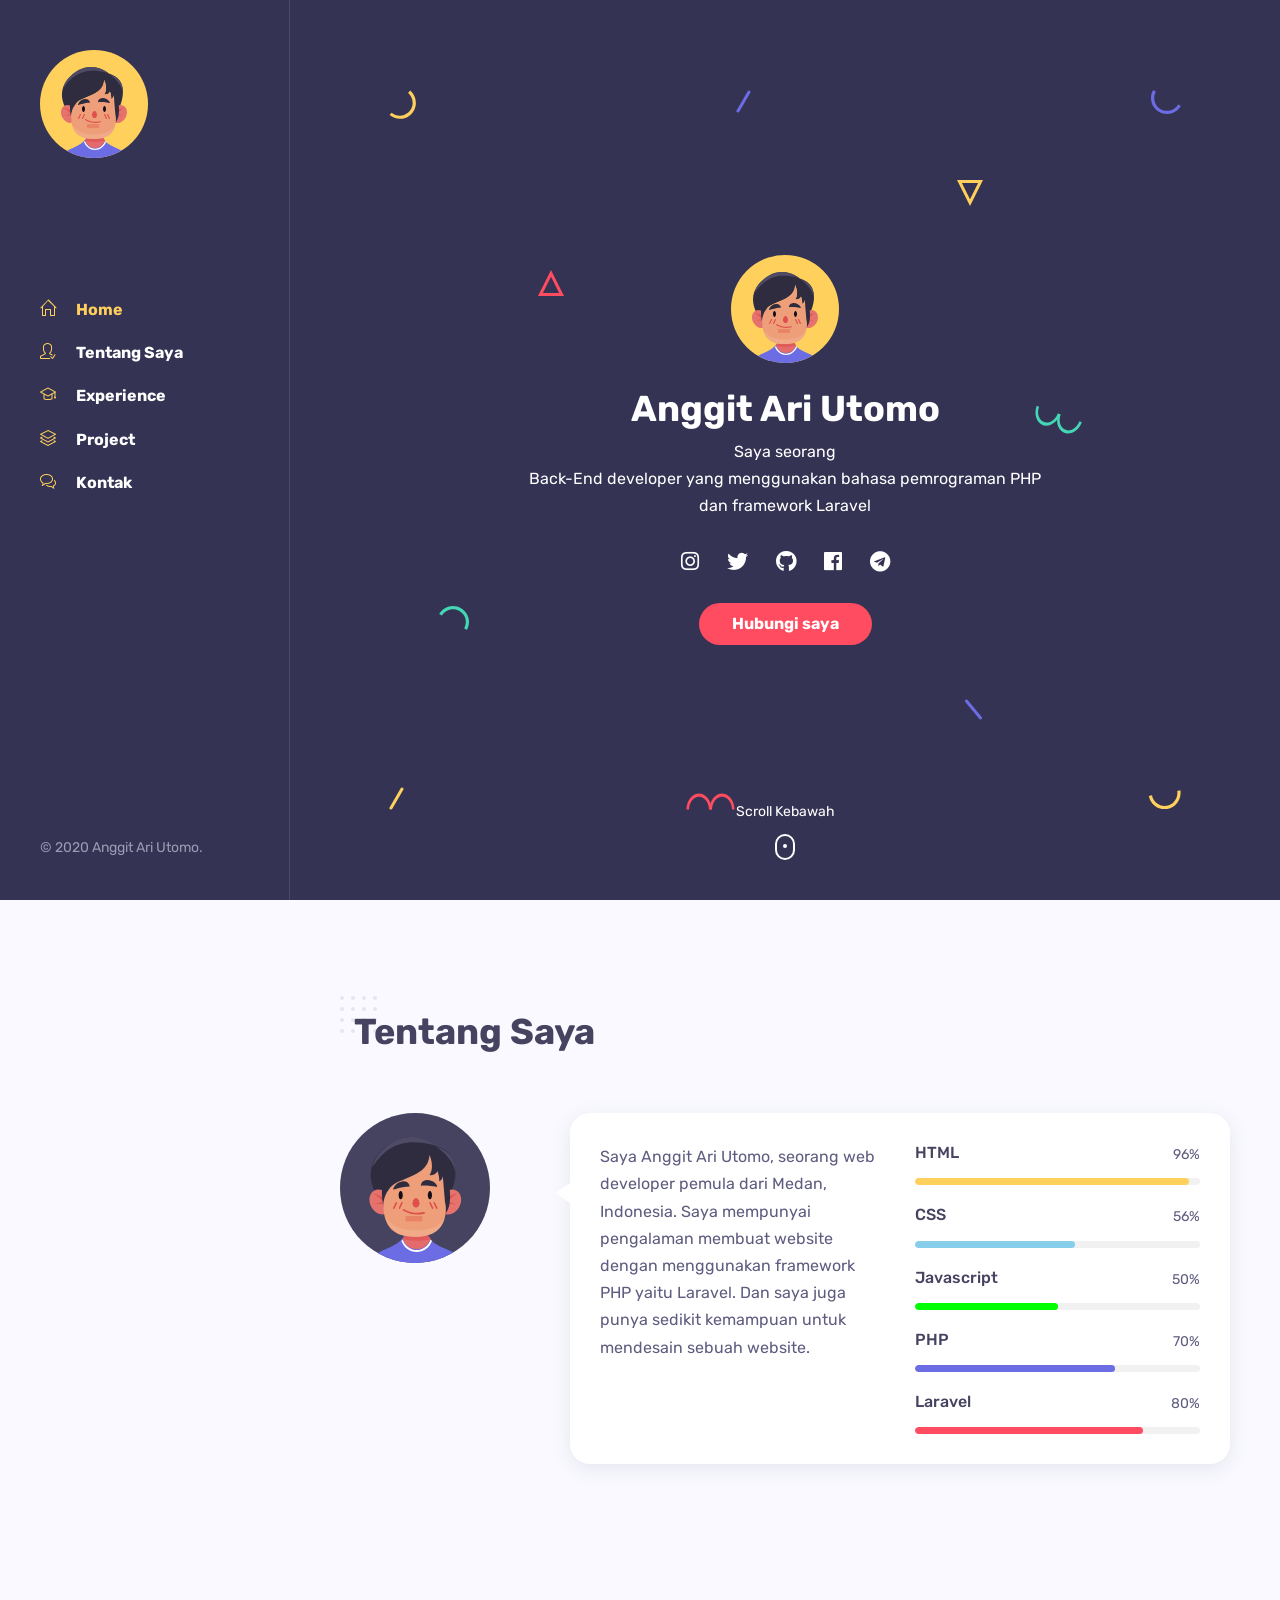
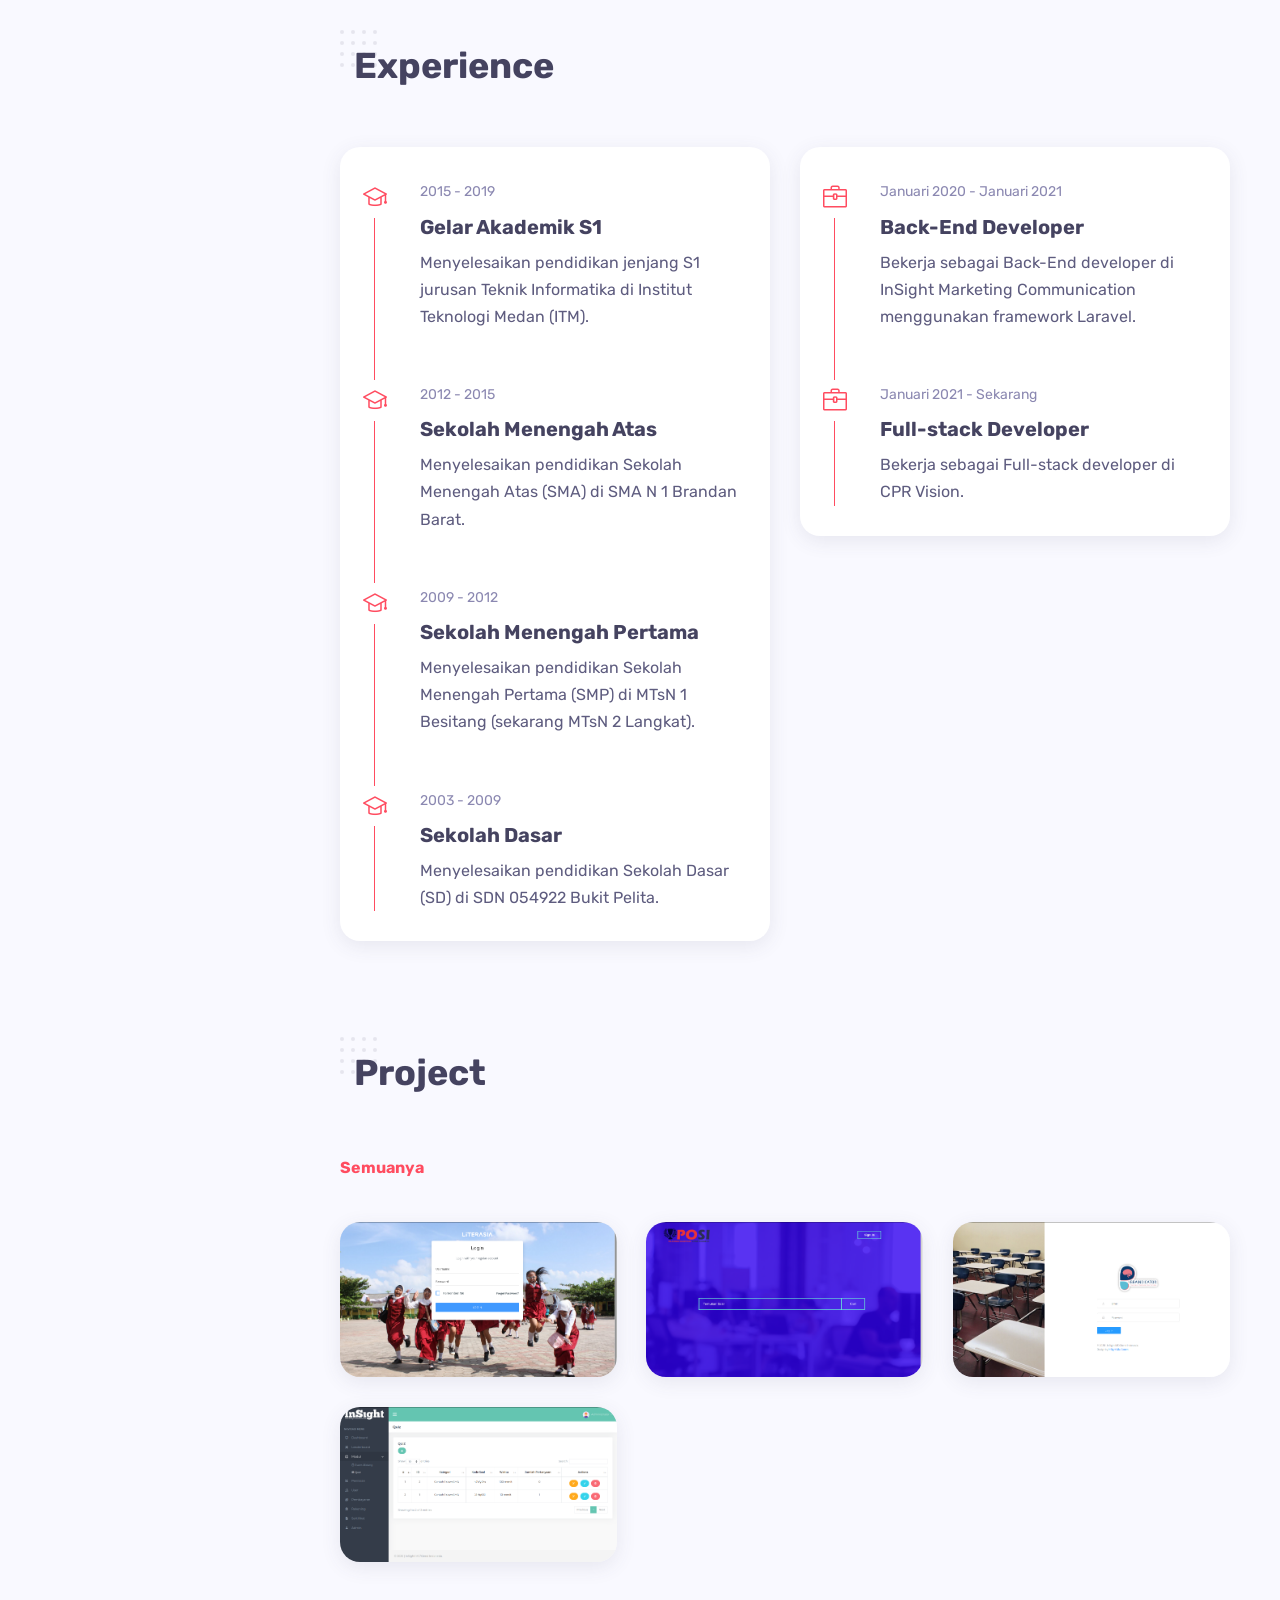
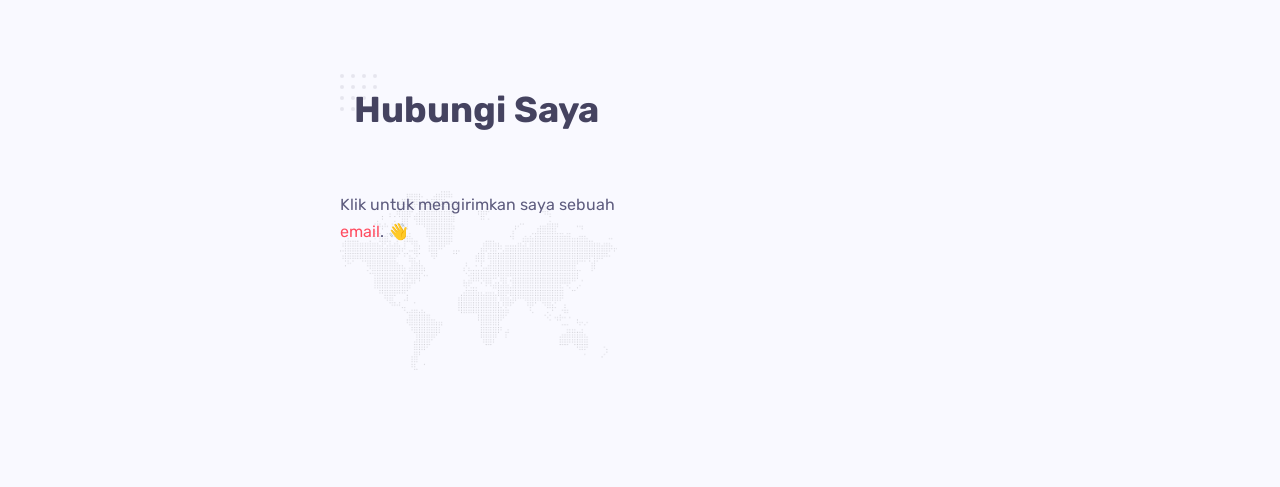
<file: index.html>
<!DOCTYPE html>
<html lang="en-US">
<head>
	<meta http-equiv="Content-Type" content="text/html; charset=UTF-8">
	<title>Anggit Ari Utomo - Portfolio/CV/Resume</title>
	<meta name="description" content="Anggit Ari Utomo - Portfolio/CV/Resume">
	<meta name="viewport" content="width=device-width, initial-scale=1, maximum-scale=1">
	<link rel="shortcut icon" type="image/x-icon" href="images/favicon.png">

	<!-- STYLESHEETS -->
	<link rel="stylesheet" href="css/bootstrap.min.css" type="text/css" media="all">
	<link rel="stylesheet" href="css/all.min.css" type="text/css" media="all">
	<link rel="stylesheet" href="css/simple-line-icons.css" type="text/css" media="all">
	<link rel="stylesheet" href="css/slick.css" type="text/css" media="all">
	<link rel="stylesheet" href="css/animate.css" type="text/css" media="all">
	<link rel="stylesheet" href="css/magnific-popup.css" type="text/css" media="all">
	<link rel="stylesheet" href="css/style.css" type="text/css" media="all">

	<!--[if lt IE 9]> -->
	<script src="https://oss.maxcdn.com/html5shiv/3.7.2/html5shiv.min.js"></script>
	<script src="https://oss.maxcdn.com/respond/1.4.2/respond.min.js"></script>
    <!-- <![endif]-->

</head>

<body>

<!-- Preloader -->
<div id="preloader">
	<div class="outer">
		<!-- Google Chrome -->
		<div class="infinityChrome">
			<div></div>
			<div></div>
			<div></div>
		</div>

		<!-- Safari and others -->
		<div class="infinity">
			<div>
				<span></span>
			</div>
			<div>
				<span></span>
			</div>
			<div>
				<span></span>
			</div>
		</div>
		<!-- Stuff -->
		<svg xmlns="http://www.w3.org/2000/svg" version="1.1" class="goo-outer">
			<defs>
				<filter id="goo">
					<feGaussianBlur in="SourceGraphic" stdDeviation="6" result="blur" />
					<feColorMatrix in="blur" values="1 0 0 0 0  0 1 0 0 0  0 0 1 0 0  0 0 0 18 -7" result="goo" />
					<feBlend in="SourceGraphic" in2="goo" />
				</filter>
			</defs>
		</svg>
	</div>
</div>

<!-- mobile header -->
<header class="mobile-header-1">
	<div class="container">
		<!-- menu icon -->
		<div class="menu-icon d-inline-flex mr-4">
			<button>
				<span></span>
			</button>
		</div>
		<!-- logo image -->
		<div class="site-logo">
			<a href="index.html">
				<img src="images/avatar-1.svg" alt="Bolby" />
				<!-- Anggit. -->
			</a>
		</div>
	</div>
</header>

<!-- desktop header -->
<header class="desktop-header-1 d-flex align-items-start flex-column">
	
	<!-- logo image -->
	<div class="site-logo">
		<a href="index.html">
			<img src="images/avatar-1.svg" alt="Bolby" />
			<!-- Anggit. -->
		</a>
	</div>
	
	<!-- main menu -->
	<nav>
		<ul class="vertical-menu scrollspy">
			<li class="active"><a href="#home"><i class="icon-home"></i>Home</a></li>
			<li><a href="#about"><i class="icon-user-following"></i>Tentang Saya</a></li>
			<!-- <li><a href="#services"><i class="icon-briefcase"></i>Services</a></li> -->
			<li><a href="#experience"><i class="icon-graduation"></i>Experience</a></li>
			<li><a href="#works"><i class="icon-layers"></i>Project</a></li>
			<!-- <li><a href="#blog"><i class="icon-note"></i>Blog</a></li> -->
			<li><a href="#contact"><i class="icon-bubbles"></i>Kontak</a></li>
		</ul>
	</nav>
	
	<!-- site footer -->
	<div class="footer">
		<!-- copyright text -->
		<span class="copyright">© 2020 Anggit Ari Utomo.</span>
	</div>

</header>

<!-- main layout -->
<main class="content">
	
	<!-- section home -->
	<section id="home" class="home d-flex align-items-center">
		<div class="container">

			<!-- intro -->
			<div class="intro">
				<!-- avatar image -->
				<img src="images/avatar-1.svg" alt="Bolby" class="mb-4" />

				<!-- info -->
				<h1 class="mb-2 mt-0">Anggit Ari Utomo</h1>
				<span>Saya seorang <span class="text-rotating">Back-End developer yang menggunakan bahasa pemrograman PHP dan framework Laravel</span></span>

				<!-- social icons -->
				<ul class="social-icons light list-inline mb-0 mt-4">
					<li class="list-inline-item"><a href="https://www.instagram.com/anggitau2/"><i class="fab fa-instagram"></i></a></li>
					<li class="list-inline-item"><a href="https://twitter.com/anggitau_"><i class="fab fa-twitter"></i></a></li>
					<li class="list-inline-item"><a href="https://github.com/putralangkat97/"><i class="fab fa-github"></i></a></li>
					<li class="list-inline-item"><a href="https://www.facebook.com/anggit.ariutomo"><i class="fab fa-facebook"></i></a></li>
					<li class="list-inline-item"><a href="https://t.me/absoluthalal"><i class="fab fa-telegram"></i></a></li>
				</ul>

				<!-- buttons -->
				<div class="mt-4">
					<a href="#contact" class="btn btn-default">Hubungi saya</a>
				</div>
			</div>
			
			<!-- scroll down mouse wheel -->
			<div class="scroll-down">
				<a href="#about" class="mouse-wrapper">
					<span>Scroll Kebawah</span>
					<span class="mouse">
						<span class="wheel"></span>
					</span>
				</a>
			</div>

			<!-- parallax layers -->
			<div class="parallax" data-relative-input="true">

				<svg width="27" height="29" data-depth="0.3" class="layer p1" xmlns="http://www.w3.org/2000/svg"><path d="M21.15625.60099c4.37954 3.67487 6.46544 9.40612 5.47254 15.03526-.9929 5.62915-4.91339 10.30141-10.2846 12.25672-5.37122 1.9553-11.3776.89631-15.75715-2.77856l2.05692-2.45134c3.50315 2.93948 8.3087 3.78663 12.60572 2.22284 4.297-1.5638 7.43381-5.30209 8.22768-9.80537.79387-4.50328-.8749-9.08872-4.37803-12.02821L21.15625.60099z" fill="#FFD15C" fill-rule="evenodd"/></svg>

				<svg width="26" height="26" data-depth="0.2" class="layer p2" xmlns="http://www.w3.org/2000/svg"><path d="M13 3.3541L2.42705 24.5h21.1459L13 3.3541z" stroke="#FF4C60" stroke-width="3" fill="none" fill-rule="evenodd"/></svg>

				<svg width="30" height="25" data-depth="0.3" class="layer p3" xmlns="http://www.w3.org/2000/svg"><path d="M.1436 8.9282C3.00213 3.97706 8.2841.92763 14.00013.92796c5.71605.00032 10.9981 3.04992 13.85641 8 2.8583 4.95007 2.8584 11.0491-.00014 16.00024l-2.77128-1.6c2.28651-3.96036 2.28631-8.84002.00011-12.8002-2.2862-3.96017-6.5124-6.40017-11.08513-6.4-4.57271.00018-8.79872 2.43984-11.08524 6.4002l-2.77128-1.6z" fill="#44D7B6" fill-rule="evenodd"/></svg>

				<svg width="15" height="23" data-depth="0.6" class="layer p4" xmlns="http://www.w3.org/2000/svg"><rect transform="rotate(30 9.86603 10.13397)" x="7" width="3" height="25" rx="1.5" fill="#FFD15C" fill-rule="evenodd"/></svg>

				<svg width="15" height="23" data-depth="0.2" class="layer p5" xmlns="http://www.w3.org/2000/svg"><rect transform="rotate(30 9.86603 10.13397)" x="7" width="3" height="25" rx="1.5" fill="#6C6CE5" fill-rule="evenodd"/></svg>

				<svg width="49" height="17" data-depth="0.5" class="layer p6" xmlns="http://www.w3.org/2000/svg"><g fill="#FF4C60" fill-rule="evenodd"><path d="M.5 16.5c0-5.71709 2.3825-10.99895 6.25-13.8567 3.8675-2.85774 8.6325-2.85774 12.5 0C23.1175 5.50106 25.5 10.78292 25.5 16.5H23c0-4.57303-1.90625-8.79884-5-11.08535-3.09375-2.28652-6.90625-2.28652-10 0C4.90625 7.70116 3 11.92697 3 16.5H.5z"/><path d="M23.5 16.5c0-5.71709 2.3825-10.99895 6.25-13.8567 3.8675-2.85774 8.6325-2.85774 12.5 0C46.1175 5.50106 48.5 10.78292 48.5 16.5H46c0-4.57303-1.90625-8.79884-5-11.08535-3.09375-2.28652-6.90625-2.28652-10 0-3.09375 2.28651-5 6.51232-5 11.08535h-2.5z"/></g></svg>

				<svg width="26" height="26" data-depth="0.4" class="layer p7" xmlns="http://www.w3.org/2000/svg"><path d="M13 22.6459L2.42705 1.5h21.1459L13 22.6459z" stroke="#FFD15C" stroke-width="3" fill="none" fill-rule="evenodd"/></svg>

				<svg width="19" height="21" data-depth="0.3" class="layer p8" xmlns="http://www.w3.org/2000/svg"><rect transform="rotate(-40 6.25252 10.12626)" x="7" width="3" height="25" rx="1.5" fill="#6C6CE5" fill-rule="evenodd"/></svg>

				<svg width="30" height="25" data-depth="0.3" data-depth-y="-1.30" class="layer p9" xmlns="http://www.w3.org/2000/svg"><path d="M29.8564 16.0718c-2.85854 4.95114-8.1405 8.00057-13.85654 8.00024-5.71605-.00032-10.9981-3.04992-13.85641-8-2.8583-4.95007-2.8584-11.0491.00014-16.00024l2.77128 1.6c-2.28651 3.96036-2.28631 8.84002-.00011 12.8002 2.2862 3.96017 6.5124 6.40017 11.08513 6.4 4.57271-.00018 8.79872-2.43984 11.08524-6.4002l2.77128 1.6z" fill="#6C6CE5" fill-rule="evenodd"/></svg>

				<svg width="47" height="29" data-depth="0.2" class="layer p10" xmlns="http://www.w3.org/2000/svg"><g fill="#44D7B6" fill-rule="evenodd"><path d="M46.78878 17.19094c-1.95535 5.3723-6.00068 9.52077-10.61234 10.8834-4.61167 1.36265-9.0893-.26708-11.74616-4.27524-2.65686-4.00817-3.08917-9.78636-1.13381-15.15866l2.34923.85505c-1.56407 4.29724-1.2181 8.92018.90705 12.12693 2.12514 3.20674 5.70772 4.5107 9.39692 3.4202 3.68921-1.0905 6.92581-4.40949 8.48988-8.70673l2.34923.85505z"/><path d="M25.17585 9.32448c-1.95535 5.3723-6.00068 9.52077-10.61234 10.8834-4.61167 1.36264-9.0893-.26708-11.74616-4.27525C.16049 11.92447-.27182 6.14628 1.68354.77398l2.34923.85505c-1.56407 4.29724-1.2181 8.92018.90705 12.12692 2.12514 3.20675 5.70772 4.5107 9.39692 3.4202 3.68921-1.0905 6.92581-4.40948 8.48988-8.70672l2.34923.85505z"/></g></svg>

				<svg width="33" height="20" data-depth="0.5" class="layer p11" xmlns="http://www.w3.org/2000/svg"><path d="M32.36774.34317c.99276 5.63023-1.09332 11.3614-5.47227 15.03536-4.37895 3.67396-10.3855 4.73307-15.75693 2.77837C5.76711 16.2022 1.84665 11.53014.8539 5.8999l3.15139-.55567c.7941 4.50356 3.93083 8.24147 8.22772 9.8056 4.29688 1.56413 9.10275.71673 12.60554-2.2227C28.34133 9.98771 30.01045 5.4024 29.21635.89884l3.15139-.55567z" fill="#FFD15C" fill-rule="evenodd"/></svg>

			</div>
		</div>
		
	</section>

	<!-- section about -->
	<section id="about">

		<div class="container">
			
			<!-- section title -->
			<h2 class="section-title wow fadeInUp">Tentang Saya</h2>

			<div class="spacer" data-height="60"></div>
			
			<div class="row">

				<div class="col-md-3">
					<div class="text-center text-md-left">
						<!-- avatar image -->
						<img src="images/avatar-2.svg" alt="Bolby" />
					</div>
					<div class="spacer d-md-none d-lg-none" data-height="30"></div>
				</div>

				<div class="col-md-9 triangle-left-md triangle-top-sm">
					<div class="rounded bg-white shadow-dark padding-30">
						<div class="row">
							<div class="col-md-6">
								<!-- about text -->
								<p>Saya Anggit Ari Utomo, seorang web developer pemula dari Medan, Indonesia. Saya mempunyai pengalaman membuat website dengan menggunakan framework PHP yaitu Laravel. Dan saya juga punya sedikit kemampuan untuk mendesain sebuah website.</p>
								<div class="mt-3">
									<!-- <a href="#" class="btn btn-default">Download CV</a> -->
								</div>
								<div class="spacer d-md-none d-lg-none" data-height="30"></div>
							</div>
							<div class="col-md-6">
								<!-- skill item -->
								<div class="skill-item">
									<div class="skill-info clearfix">
										<h4 class="float-left mb-3 mt-0">HTML</h4>
										<span class="float-right">96%</span>
									</div>
									<div class="progress">
										<div class="progress-bar data-background" role="progressbar" aria-valuemin="0" aria-valuemax="100" aria-valuenow="96" data-color="#FFD15C">
										</div>
									</div>
									<div class="spacer" data-height="20"></div>
								</div>

								<!-- skill item -->
								<div class="skill-item">
									<div class="skill-info clearfix">
										<h4 class="float-left mb-3 mt-0">CSS</h4>
										<span class="float-right">56%</span>
									</div>
									<div class="progress">
										<div class="progress-bar data-background" role="progressbar" aria-valuemin="0" aria-valuemax="100" aria-valuenow="56" data-color="#87ceeb">
										</div>
									</div>
									<div class="spacer" data-height="20"></div>
								</div>

								<!-- skill item -->
								<div class="skill-item">
									<div class="skill-info clearfix">
										<h4 class="float-left mb-3 mt-0">Javascript</h4>
										<span class="float-right">50%</span>
									</div>
									<div class="progress">
										<div class="progress-bar data-background" role="progressbar" aria-valuemin="0" aria-valuemax="100" aria-valuenow="50" data-color="#00ff00">
										</div>
									</div>
									<div class="spacer" data-height="20"></div>
								</div>

								<!-- skill item -->
								<div class="skill-item">
									<div class="skill-info clearfix">
										<h4 class="float-left mb-3 mt-0">PHP</h4>
										<span class="float-right">70%</span>
									</div>
									<div class="progress">
										<div class="progress-bar data-background" role="progressbar" aria-valuemin="0" aria-valuemax="100" aria-valuenow="70" data-color="#6C6CE5">
										</div>
									</div>
									<div class="spacer" data-height="20"></div>
								</div>

								<!-- skill item -->
								<div class="skill-item">
									<div class="skill-info clearfix">
										<h4 class="float-left mb-3 mt-0">Laravel</h4>
										<span class="float-right">80%</span>
									</div>
									<div class="progress">
										<div class="progress-bar data-background" role="progressbar" aria-valuemin="0" aria-valuemax="100" aria-valuenow="80" data-color="#FF4C60">
										</div>
									</div>
								</div>
							</div>
						</div>
					</div>
				</div>

			</div>
			<!-- row end -->

			<div class="spacer" data-height="70"></div>
			
			<!-- <div class="row"> -->
				
				<!-- <div class="col-md-3 col-sm-6"> -->
					<!-- fact item -->
					<!-- <div class="fact-item">
						<span class="icon icon-fire"></span>
						<div class="details">
							<h3 class="mb-0 mt-0 number"><em class="count">198</em></h3>
							<p class="mb-0">Projects completed</p>
						</div>
					</div>
					<div class="spacer d-md-none d-lg-none" data-height="30"></div>
				</div>

				<div class="col-md-3 col-sm-6"> -->
					<!-- fact item -->
					<!-- <div class="fact-item">
						<span class="icon icon-cup"></span>
						<div class="details">
							<h3 class="mb-0 mt-0 number"><em class="count">5670</em></h3>
							<p class="mb-0">Cup of coffee</p>
						</div>
					</div>
					<div class="spacer d-md-none d-lg-none" data-height="30"></div>
				</div>

				<div class="col-md-3 col-sm-6"> -->
					<!-- fact item -->
					<!-- <div class="fact-item">
						<span class="icon icon-people"></span>
						<div class="details">
							<h3 class="mb-0 mt-0 number"><em class="count">427</em></h3>
							<p class="mb-0">Satisfied clients</p>
						</div>
					</div>
					<div class="spacer d-md-none d-lg-none" data-height="30"></div>
				</div>

				<div class="col-md-3 col-sm-6"> -->
					<!-- fact item -->
					<!-- <div class="fact-item">
						<span class="icon icon-badge"></span>
						<div class="details">
							<h3 class="mb-0 mt-0 number"><em class="count">35</em></h3>
							<p class="mb-0">Nominees winner</p>
						</div>
					</div>
				</div> -->

			<!-- </div>  -->

		</div>
		
	</section>
	
	<!-- section services -->
	<!-- <section id="services">

		<div class="container"> -->
			
			<!-- section title -->
			<!-- <h2 class="section-title wow fadeInUp">Services</h2>

			<div class="spacer" data-height="60"></div>
			
			<div class="row">

				<div class="col-md-4"> -->
					<!-- service box -->
					<!-- <div class="service-box rounded data-background padding-30 text-center text-light shadow-blue" data-color="#6C6CE5">
						<img src="images/service-1.svg" alt="UI/UX design" />
						<h3 class="mb-3 mt-0">UI/UX design</h3>
						<p class="mb-0">Lorem ipsum dolor sit amet consectetuer adipiscing elit aenean commodo ligula eget.</p>
					</div>
					<div class="spacer d-md-none d-lg-none" data-height="30"></div>
				</div>

				<div class="col-md-4"> -->
					<!-- service box -->
					<!-- <div class="service-box rounded data-background padding-30 text-center shadow-yellow" data-color="#F9D74C">
						<img src="images/service-2.svg" alt="UI/UX design" />
						<h3 class="mb-3 mt-0">Web Development</h3>
						<p class="mb-0">Lorem ipsum dolor sit amet consectetuer adipiscing elit aenean commodo ligula eget.</p>
					</div>
					<div class="spacer d-md-none d-lg-none" data-height="30"></div>
				</div>

				<div class="col-md-4"> -->
					<!-- service box -->
					<!-- <div class="service-box rounded data-background padding-30 text-center text-light shadow-pink" data-color="#F97B8B">
						<img src="images/service-3.svg" alt="UI/UX design" />
						<h3 class="mb-3 mt-0">Photography</h3>
						<p class="mb-0">Lorem ipsum dolor sit amet consectetuer adipiscing elit aenean commodo ligula eget.</p>
					</div>
				</div>

			</div>

			<div class="mt-5 text-center">
				<p class="mb-0">Looking for a custom job? <a href="#contact">Click here</a> to contact me! 👋</p>
			</div>

		</div>
		
	</section> -->
	
	<!-- section experience -->
	<section id="experience">

		<div class="container">
			
			<!-- section title -->
			<h2 class="section-title wow fadeInUp">Experience</h2>

			<div class="spacer" data-height="60"></div>
			
			<div class="row">

				<div class="col-md-6">
					
					<!-- timeline wrapper -->
					<div class="timeline edu bg-white rounded shadow-dark padding-30 overflow-hidden">

						<!-- timeline item -->
						<div class="timeline-container wow fadeInUp">
							<div class="content">
								<span class="time">2015 - 2019</span>
								<h3 class="title">Gelar Akademik S1</h3>
								<p>Menyelesaikan pendidikan jenjang S1 jurusan Teknik Informatika di Institut Teknologi Medan (ITM).</p>
							</div>
						</div>

						<!-- timeline item -->
						<div class="timeline-container wow fadeInUp">
							<div class="content">
								<span class="time">2012 - 2015</span>
								<h3 class="title">Sekolah Menengah Atas</h3>
								<p>Menyelesaikan pendidikan Sekolah Menengah Atas (SMA) di SMA N 1 Brandan Barat.</p>
							</div>
						</div>

						<!-- timeline item -->
						<div class="timeline-container wow fadeInUp" data-wow-delay="0.2s">
							<div class="content">
								<span class="time">2009 - 2012</span>
								<h3 class="title">Sekolah Menengah Pertama</h3>
								<p>Menyelesaikan pendidikan Sekolah Menengah Pertama (SMP) di MTsN 1 Besitang (sekarang MTsN 2 Langkat).</p>
							</div>
						</div>

						<!-- timeline item -->
						<div class="timeline-container wow fadeInUp" data-wow-delay="0.4s">
							<div class="content">
								<span class="time">2003 - 2009</span>
								<h3 class="title">Sekolah Dasar</h3>
								<p>Menyelesaikan pendidikan Sekolah Dasar (SD) di SDN 054922 Bukit Pelita.</p>
							</div>
						</div>

						<!-- main line -->
						<span class="line"></span>

					</div>

				</div>

				<div class="col-md-6">
					
					<!-- responsive spacer -->
					<div class="spacer d-md-none d-lg-none" data-height="30"></div>

					<!-- timeline wrapper -->
					<div class="timeline exp bg-white rounded shadow-dark padding-30 overflow-hidden">

						<!-- timeline item -->
						<div class="timeline-container wow fadeInUp">
							<div class="content">
								<span class="time">Januari 2020 - Januari 2021</span>
								<h3 class="title">Back-End Developer</h3>
								<p>Bekerja sebagai Back-End developer di InSight Marketing Communication menggunakan framework Laravel.</p>
							</div>
						</div>

						<!-- timeline item -->
						<div class="timeline-container wow fadeInUp">
							<div class="content">
								<span class="time">Januari 2021 - Sekarang</span>
								<h3 class="title">Full-stack Developer</h3>
								<p>Bekerja sebagai Full-stack developer di CPR Vision.</p>
							</div>
						</div>

						<!-- main line -->
						<span class="line"></span>

					</div>

				</div>

			</div>

		</div>
		
	</section>
	
	<!-- section works -->
	<section id="works">

		<div class="container">
			
			<!-- section title -->
			<h2 class="section-title wow fadeInUp">Project</h2>

			<div class="spacer" data-height="60"></div>

			<!-- portfolio filter (desktop) -->
			<ul class="portfolio-filter list-inline wow fadeInUp">
				<li class="current list-inline-item" data-filter="*">Semuanya</li>
			</ul>
			
			<!-- portfolio filter (mobile) -->
			<div class="pf-filter-wrapper">
				<select class="portfolio-filter-mobile">
					<option value="*">Semuanya</option>
				</select>
			</div>
			
			<!-- portolio wrapper -->
			<div class="row portfolio-wrapper">
				
				<!-- portfolio item -->
				<div class="col-md-4 col-sm-6 grid-item art">
					<a href="images/literasia.png" class="work-image">
						<div class="portfolio-item rounded shadow-dark">
							<div class="details">
								<span class="term">Laravel</span>
								<h4 class="title">Membuat Website Forum sekolah dan E-Learning Literasia (On Progress)</h4>
								<span class="more-button"><i class="icon-magnifier-add"></i></span>
							</div>
							<div class="thumb">
								<img src="images/literasia.png" alt="Portfolio-title" />
								<div class="mask"></div>
							</div>
						</div>
					</a>
				</div>
				
				<!-- portfolio item -->
				<div class="col-md-4 col-sm-6 grid-item art">
					<a href="images/posi.png" class="work-image">
						<div class="portfolio-item rounded shadow-dark">
							<div class="details">
								<span class="term">Laravel</span>
								<h4 class="title">Membuat Website CBT Yayasan Pendidikan POSI</h4>
								<span class="more-button"><i class="icon-magnifier-add"></i></span>
							</div>
							<div class="thumb">
								<img src="images/posi.png" alt="Portfolio-title" />
								<div class="mask"></div>
							</div>
						</div>
					</a>
				</div>

				<!-- portfolio item -->
				<div class="col-md-4 col-sm-6 grid-item art">
					<a href="images/braindicator.png" class="work-image">
						<div class="portfolio-item rounded shadow-dark">
							<div class="details">
								<span class="term">Laravel</span>
								<h4 class="title">Membuat Website CBT Braindicator Indonesia</h4>
								<span class="more-button"><i class="icon-magnifier-add"></i></span>
							</div>
							<div class="thumb">
								<img src="images/braindicator.png" alt="Portfolio-title" />
								<div class="mask"></div>
							</div>
						</div>
					</a>
				</div>

				<!-- portfolio item -->
				<div class="col-md-4 col-sm-6 grid-item art">
					<a href="images/cerdascermat.png" class="work-image">
						<div class="portfolio-item rounded shadow-dark">
							<div class="details">
								<span class="term">Laravel</span>
								<h4 class="title">Membuat Website CBT Cerdascermat InSight Marcomm</h4>
								<span class="more-button"><i class="icon-magnifier-add"></i></span>
							</div>
							<div class="thumb">
								<img src="images/cerdascermat.png" alt="Portfolio-title" />
								<div class="mask"></div>
							</div>
						</div>
					</a>
				</div>

			</div>
			
			<!-- more button -->
			<!-- <div class="load-more text-center mt-4">
				<a href="javascript:" class="btn btn-default"><i class="fas fa-spinner"></i> Load more</a> -->
				<!-- numbered pagination (hidden for infinite scroll) -->
				<!-- <ul class="portfolio-pagination list-inline d-none">
					<li class="list-inline-item">1</li>
					<li class="list-inline-item"><a href="works-2.html">2</a></li>
				</ul>
			</div> -->

		</div>

	</section>
	
	<!-- section prices -->
	<!-- <section id="prices">

		<div class="container"> -->
			
			<!-- section title -->
			<!-- <h2 class="section-title wow fadeIn">Pricing Plans</h2>

			<div class="spacer" data-height="60"></div>
			
			<div class="row">
				
				<div class="col-md-4 pr-md-0 mt-md-4 mt-0"> -->
					<!-- price item -->
					<!-- <div class="price-item bg-white rounded shadow-dark text-center">
						<img src="images/price-1.svg" alt="Regular" />
						<h2 class="plan">Basic</h2>
						<p>A Simple option but powerful to manage your business</p>
						<p>Email support</p>
						<h3 class="price"><em>$</em>9<span>Month</span></h3>
						<a href="#" class="btn btn-default">Get Started</a>
					</div>
				</div>

				<div class="col-md-4 px-md-0 my-4 my-md-0"> -->
					<!-- price item recommended-->
					<!-- <div class="price-item bg-white rounded shadow-dark text-center best">
						<span class="badge">Recommended</span>
						<img src="images/price-2.svg" alt="Premium" />
						<h2 class="plan">Premium</h2>
						<p>Unlimited product including apps integrations and more features</p>
						<p>Mon-Fri support</p>
						<h3 class="price"><em>$</em>49<span>Month</span></h3>
						<a href="#" class="btn btn-default">Get Started</a>
					</div>
				</div>

				<div class="col-md-4 pl-md-0 mt-md-4 mt-0"> -->
					<!-- price item -->
					<!-- <div class="price-item bg-white rounded shadow-dark text-center">
						<img src="images/price-3.svg" alt="Ultimate" />
						<h2 class="plan">Ultimate</h2>
						<p>A wise option for large companies and individuals</p>
						<p>24/7 support</p>
						<h3 class="price"><em>$</em>99<span>Month</span></h3>
						<a href="#" class="btn btn-default">Get Started</a>
					</div>
				</div>

			</div>

		</div>

	</section> -->
	
	<!-- section testimonials -->
	<!-- <section id="testimonials">

		<div class="container"> -->
			
			<!-- section title -->
			<!-- <h2 class="section-title wow fadeInUp">Clients & Reviews</h2>

			<div class="spacer" data-height="60"></div> -->
			
			<!-- testimonials wrapper -->
			<!-- <div class="testimonials-wrapper"> -->
				
				<!-- testimonial item -->
				<!-- <div class="testimonial-item text-center mx-auto">
					<div class="thumb mb-3 mx-auto">
						<img src="images/avatar-3.svg" alt="customer-name" />						
					</div>
					<h4 class="mt-3 mb-0">John Doe</h4>
					<span class="subtitle">Product designer at Dribbble</span>
					<div class="bg-white padding-30 shadow-dark rounded triangle-top position-relative mt-4">
						<p class="mb-0">I enjoy working with the theme and learn so much. You guys make the process fun and interesting. Good luck! 👍</p>
					</div>
				</div> -->
				
				<!-- testimonial item -->
				<!-- <div class="testimonial-item text-center mx-auto">
					<div class="thumb mb-3 mx-auto">
						<img src="images/avatar-1.svg" alt="customer-name" />						
					</div>
					<h4 class="mt-3 mb-0">John Doe</h4>
					<span class="subtitle">Product designer at Dribbble</span>
					<div class="bg-white padding-30 shadow-dark rounded triangle-top position-relative mt-4">
						<p class="mb-0">I enjoy working with the theme and learn so much. You guys make the process fun and interesting. Good luck! 🔥</p>
					</div>
				</div>

			</div>

			<div class="row">
				<div class="col-md-3 col-6"> -->
					<!-- client item -->
					<!-- <div class="client-item">
						<div class="inner">
							<img src="images/client-1.svg" alt="client-name" />
						</div>
					</div>
				</div>
				<div class="col-md-3 col-6"> -->
					<!-- client item -->
					<!-- <div class="client-item">
						<div class="inner">
							<img src="images/client-2.svg" alt="client-name" />
						</div>
					</div>
				</div>
				<div class="col-md-3 col-6"> -->
					<!-- client item -->
					<!-- <div class="client-item">
						<div class="inner">
							<img src="images/client-3.svg" alt="client-name" />
						</div>
					</div>
				</div>
				<div class="col-md-3 col-6"> -->
					<!-- client item -->
					<!-- <div class="client-item">
						<div class="inner">
							<img src="images/client-4.svg" alt="client-name" />
						</div>
					</div>
				</div>
				<div class="col-md-3 col-6"> -->
					<!-- client item -->
					<!-- <div class="client-item">
						<div class="inner">
							<img src="images/client-5.svg" alt="client-name" />
						</div>
					</div>
				</div>
				<div class="col-md-3 col-6"> -->
					<!-- client item -->
					<!-- <div class="client-item">
						<div class="inner">
							<img src="images/client-6.svg" alt="client-name" />
						</div>
					</div>
				</div>
				<div class="col-md-3 col-6"> -->
					<!-- client item -->
					<!-- <div class="client-item">
						<div class="inner">
							<img src="images/client-7.svg" alt="client-name" />
						</div>
					</div>
				</div>
				<div class="col-md-3 col-6"> -->
					<!-- client item -->
					<!-- <div class="client-item">
						<div class="inner">
							<img src="images/client-8.svg" alt="client-name" />
						</div>
					</div>
				</div>
			</div>

		</div>

	</section> -->
	
	<!-- section blog -->
	<!-- <section id="blog">

		<div class="container"> -->
			
			<!-- section title -->
			<!-- <h2 class="section-title wow fadeInUp">Latest Posts</h2>

			<div class="spacer" data-height="60"></div>
			
			<div class="row blog-wrapper">
				
				<div class="col-md-4"> -->
					<!-- blog item -->
					<!-- <div class="blog-item rounded bg-white shadow-dark wow fadeIn">
						<div class="thumb">
							<a href="#">
								<span class="category">Reviews</span>
							</a>
							<a href="#">
								<img src="images/blog/1.svg" alt="blog-title" />
							</a>
						</div>
						<div class="details">
							<h4 class="my-0 title"><a href="#">5 Best App Development Tool for Your Project</a></h4>
							<ul class="list-inline meta mb-0 mt-2">
								<li class="list-inline-item">09 February, 2020</li>
								<li class="list-inline-item">Bolby</li>
							</ul>
						</div>
					</div>
				</div>

				<div class="col-md-4"> -->
					<!-- blog item -->
					<!-- <div class="blog-item rounded bg-white shadow-dark wow fadeIn">
						<div class="thumb">
							<a href="#">
								<span class="category">Tutorial</span>
							</a>
							<a href="#">
								<img src="images/blog/2.svg" alt="blog-title" />
							</a>
						</div>
						<div class="details">
							<h4 class="my-0 title"><a href="#">Common Misconceptions About Payment</a></h4>
							<ul class="list-inline meta mb-0 mt-2">
								<li class="list-inline-item">07 February, 2020</li>
								<li class="list-inline-item">Bolby</li>
							</ul>
						</div>
					</div>
				</div>

				<div class="col-md-4"> -->
					<!-- blog item -->
					<!-- <div class="blog-item rounded bg-white shadow-dark wow fadeIn">
						<div class="thumb">
							<a href="#">
								<span class="category">Business</span>
							</a>
							<a href="#">
								<img src="images/blog/3.svg" alt="blog-title" />
							</a>
						</div>
						<div class="details">
							<h4 class="my-0 title"><a href="#">3 Things To Know About Startup Business</a></h4>
							<ul class="list-inline meta mb-0 mt-2">
								<li class="list-inline-item">06 February, 2020</li>
								<li class="list-inline-item">Bolby</li>
							</ul>
						</div>
					</div>
				</div>

			</div>

		</div>

	</section> -->
	
	<!-- section contact -->
	<section id="contact">

		<div class="container">
			
			<!-- section title -->
			<h2 class="section-title wow fadeInUp">Hubungi Saya</h2>

			<div class="spacer" data-height="60"></div>
			
			<div class="row">
				
				<div class="col-md-4">
					<!-- contact info -->
					<div class="contact-info">
						<!-- <h3 class="wow fadeInUp">Ada yang ingin anda sampaikan kepada saya?</h3> -->
						<p class="wow fadeInUp">Klik untuk mengirimkan saya sebuah <a href="mailto:pucukpisang97@gmail.com">email</a>. 👋</p>
					</div>
				</div>

				<!-- <div class="col-md-8"> -->
					<!-- Contact Form -->
					<!-- <form id="contact-form" class="contact-form mt-6" method="post" action="https://jthemes.net/themes/html/bolby/demo/form/contact.php">
						
						<div class="messages"></div>
						
						<div class="row">
							<div class="column col-md-6"> -->
								<!-- Name input -->
								<!-- <div class="form-group">
									<input type="text" class="form-control" name="InputName" id="InputName" placeholder="Your name" required="required" data-error="Name is required.">
									<div class="help-block with-errors"></div>
								</div>
							</div>
							
							<div class="column col-md-6"> -->
								<!-- Email input -->
								<!-- <div class="form-group">
									<input type="email" class="form-control" id="InputEmail" name="InputEmail" placeholder="Email address" required="required" data-error="Email is required.">
									<div class="help-block with-errors"></div>
								</div>
							</div>

							<div class="column col-md-12"> -->
								<!-- Email input -->
								<!-- <div class="form-group">
									<input type="text" class="form-control" id="InputSubject" name="InputSubject" placeholder="Subject" required="required" data-error="Subject is required.">
									<div class="help-block with-errors"></div>
								</div>
							</div>
					
							<div class="column col-md-12"> -->
								<!-- Message textarea -->
								<!-- <div class="form-group">
									<textarea name="InputMessage" id="InputMessage" class="form-control" rows="5" placeholder="Message" required="required" data-error="Message is required."></textarea>
									<div class="help-block with-errors"></div>
								</div>
							</div>
						</div>

						<button type="submit" name="submit" id="submit" value="Submit" class="btn btn-default">Send Message</button>Send Button -->

					</form>
					<!-- Contact Form end -->
				</div>

			</div>

		</div>

	</section>

	<div class="spacer" data-height="96"></div>
	
</main>

<!-- Go to top button -->
<a href="javascript:" id="return-to-top"><i class="fas fa-arrow-up"></i></a>

<!-- SCRIPTS -->
<script src="js/jquery-1.12.3.min.js"></script>
<script src="js/jquery.easing.min.js"></script>
<script src="js/jquery.waypoints.min.js"></script>
<script src="js/jquery.counterup.min.js"></script>
<script src="js/popper.min.js"></script>
<script src="js/bootstrap.min.js"></script>
<script src="js/isotope.pkgd.min.js"></script>
<script src="js/infinite-scroll.min.js"></script>
<script src="js/imagesloaded.pkgd.min.js"></script>
<script src="js/slick.min.js"></script>
<script src="js/contact.js"></script>
<script src="js/validator.js"></script>
<script src="js/wow.min.js"></script>
<script src="js/morphext.min.js"></script>
<script src="js/parallax.min.js"></script>
<script src="js/jquery.magnific-popup.min.js"></script>
<script src="js/custom.js"></script>

</body>
</html>
</file>
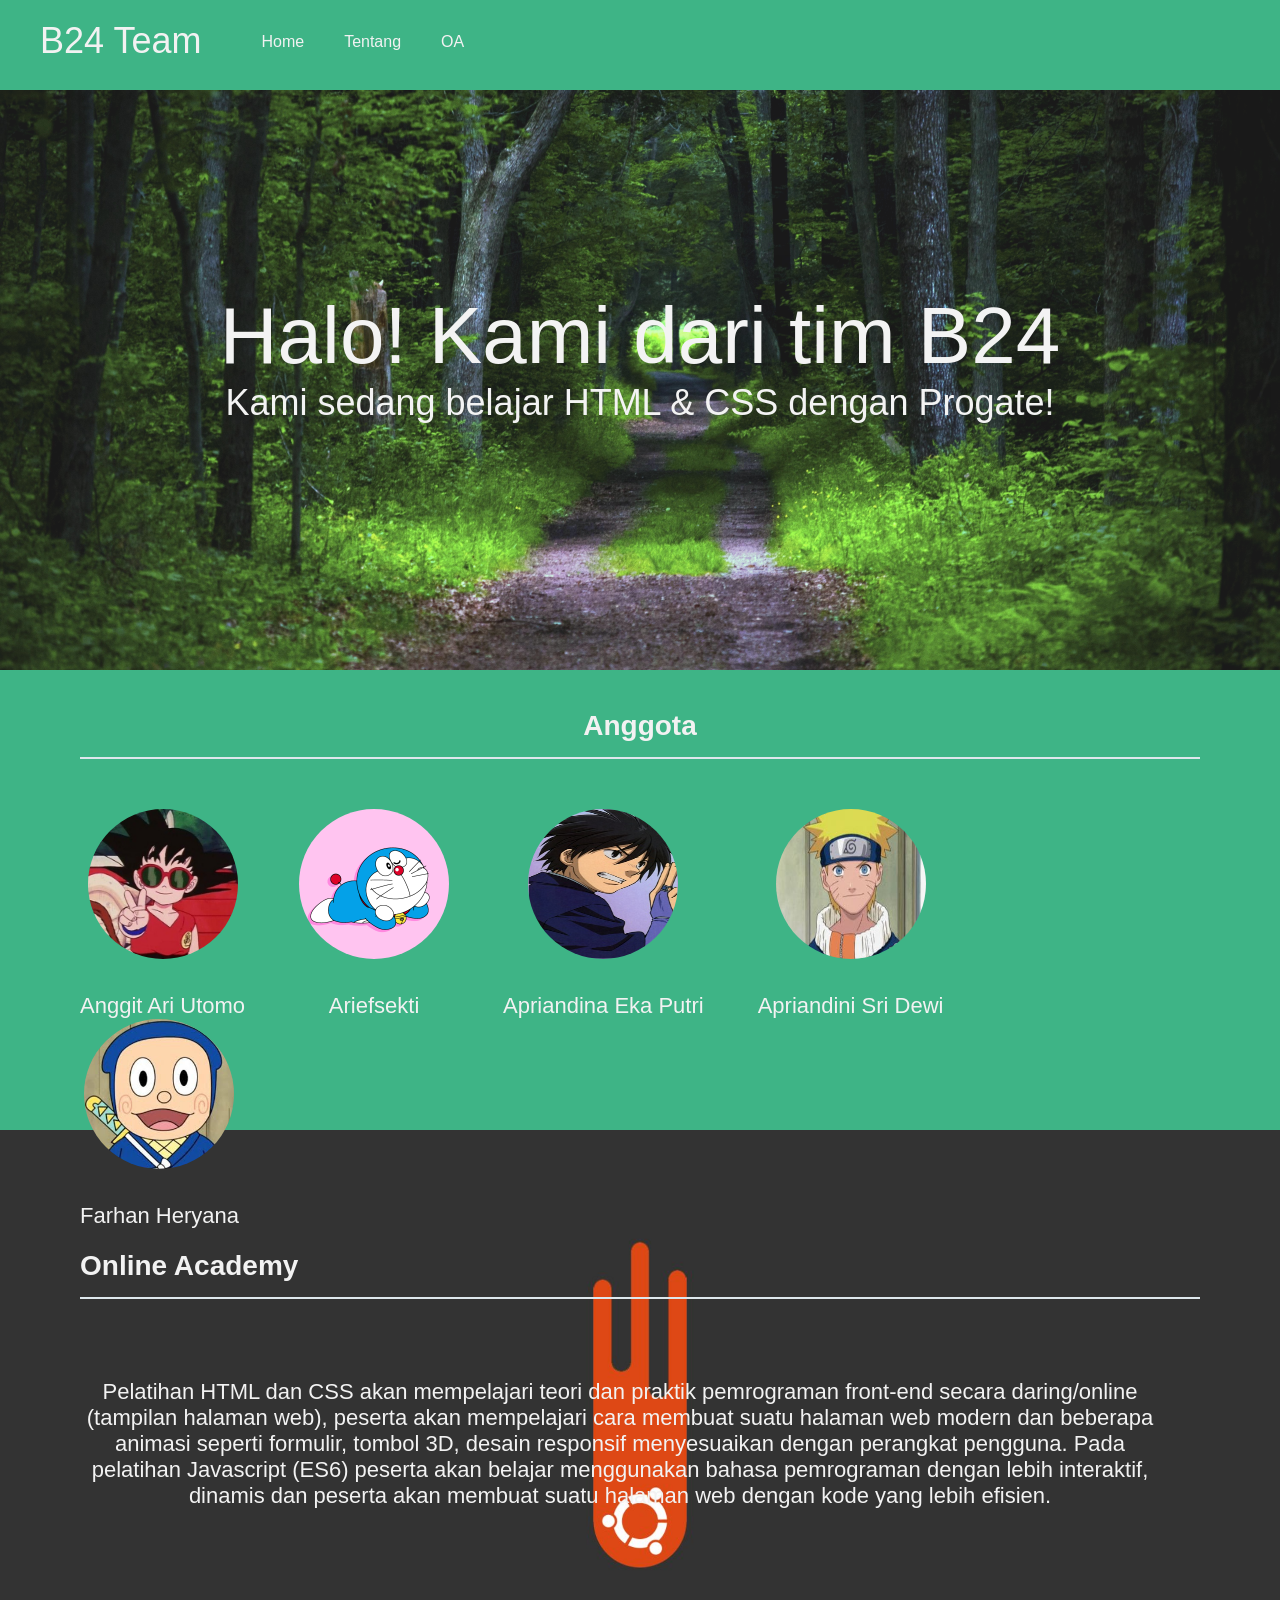
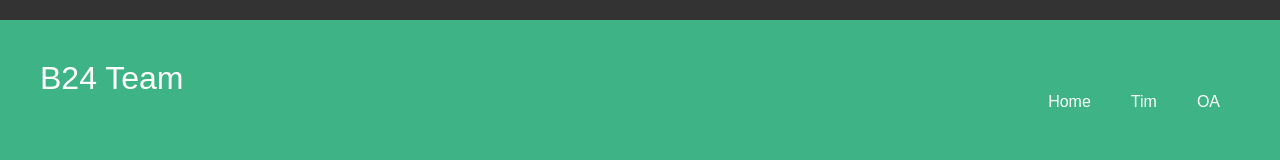
<file: backup/index.html>
<!DOCTYPE html>
<html lang="en">
<head>
   <meta charset="UTF-8">
   <meta name="viewport" content="width=device-width, initial-scale=1.0">
   <meta http-equiv="X-UA-Compatible" content="ie=edge">
   <title>B24 DTS20</title>
   <link rel="stylesheet" href="style.css">
</head>
<body>
   <div class="header">
      <div class="header-logo">
         B24 Team
      </div>

      <div class="header-list">
         <ul>
            <li><a href="#">Home</a></li>
            <li><a href="#">Tentang</a></li>
            <li><a href="#">OA</a></li>
         </ul>
      </div>
   </div>

   <div class="main-tiga">
      <div class="copy-container">
         <h1>Halo! Kami dari tim B24</h1>
         <h2>Kami sedang belajar HTML & CSS dengan Progate!</h2>
      </div>
   </div>

   <div class="main">
      <div class="contents">
         <h3 class="content-title">Anggota</h3>

         <div class="content-items">
            <img src="img.jpeg" alt="" width="150" height="150" class="img">
            <p>Anggit Ari Utomo</p>
         </div>
         <div class="content-items">
            <img src="doraemon.jpg" alt="" width="150" height="150" class="img">
            <p>Ariefsekti</p>
         </div>
         <div class="content-items">
            <img src="kekkaishi.jpg" alt="" width="150" height="150" class="img">
            <p>Apriandina Eka Putri</p>
         </div>
         <div class="content-items">
            <img src="Naruto.jpg" alt="" width="150" height="150" class="img">
            <p>Apriandini Sri Dewi</p>
         </div>
         <div class="content-items">
            <img src="hatori.jpg" alt="" width="150" height="150" class="img">
            <p>Farhan Heryana</p>
         </div>
      </div>
   </div>

   <div class="main-dua">
      <div class="contents-dua">
         <h3 class="content-title-dua">Online Academy</h3>

         <div class="content-items-dua">
            <p>
               Pelatihan HTML dan CSS akan mempelajari teori dan praktik pemrograman front-end secara daring/online (tampilan halaman web), peserta akan mempelajari cara membuat suatu halaman web modern dan beberapa animasi seperti formulir, tombol 3D, desain responsif menyesuaikan dengan perangkat pengguna. Pada pelatihan Javascript (ES6) peserta akan belajar menggunakan bahasa pemrograman dengan lebih interaktif, dinamis dan peserta akan membuat suatu halaman web dengan kode yang lebih efisien.
            </p>
         </div>
      </div>
   </div>

   <div class="footer">
      <div class="footer-logo">B24 Team</div>
      <div class="footer-list">
         <ul>
            <li>Home</li>
            <li>Tim</li>
            <li>OA</li>
         </ul>
      </div>
   </div>
</body>
</html>
</file>
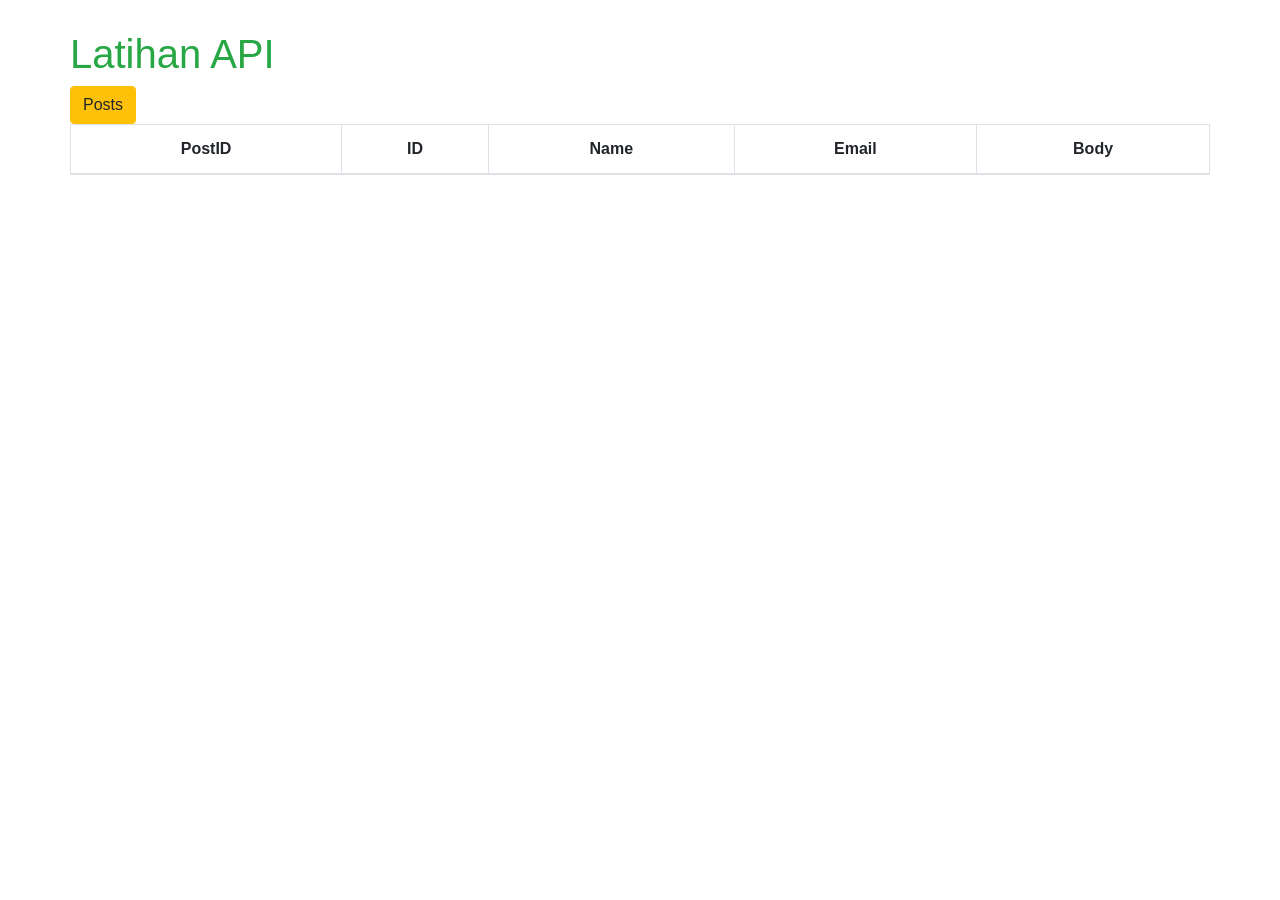
<file: comment.html>
<!DOCTYPE html>
<html lang="en">
<head>
    <meta charset="UTF-8">
    <meta name="viewport" content="width=device-width, initial-scale=1.0">
    <meta http-equiv="X-UA-Compatible" content="ie=edge">
    <title>Latihan API</title>
    <script src="backup/assets/js/jquery.js"></script>
    <link rel="stylesheet" href="backup/assets/css/bootstrap.css">
</head>
<style>
.container {
    margin-top: 30px;
}
</style>
<body>
    <div class="container">
        <div class="row">
            <h1 class="text-success">Latihan API</h1>
        </div>
        <div class="row">
            <a href="index.html" class="btn btn-warning">Posts</a>
            <table class="table table-hover table-bordered" id="tbl">
                <thead class="text-center">
                    <tr>
                        <th>PostID</th>
                        <th>ID</th>
                        <th>Name</th>
                        <th>Email</th>
                        <th>Body</th>
                    </tr>
                </thead>
                <tbody id="bD">

                </tbody>
            </table>
        </div>
    </div>
    <script>
        $.getJSON('http://jsonplaceholder.typicode.com/posts/1/comments', function(data){
            console.log(data);
            bodyData = '';
            $.each(data, function(index, data){
                bodyData += '<tr>';
                bodyData += '<td>'+data.postId+'</td><td>'+data.id+'</td><td>'+data.name+'</td><td>'+data.email+'</td><td>'+data.body+'</td>';
                bodyData += '</tr>';
            });
            $('#bD').append(bodyData);
        });
    </script>
</body>
</html>
</file>
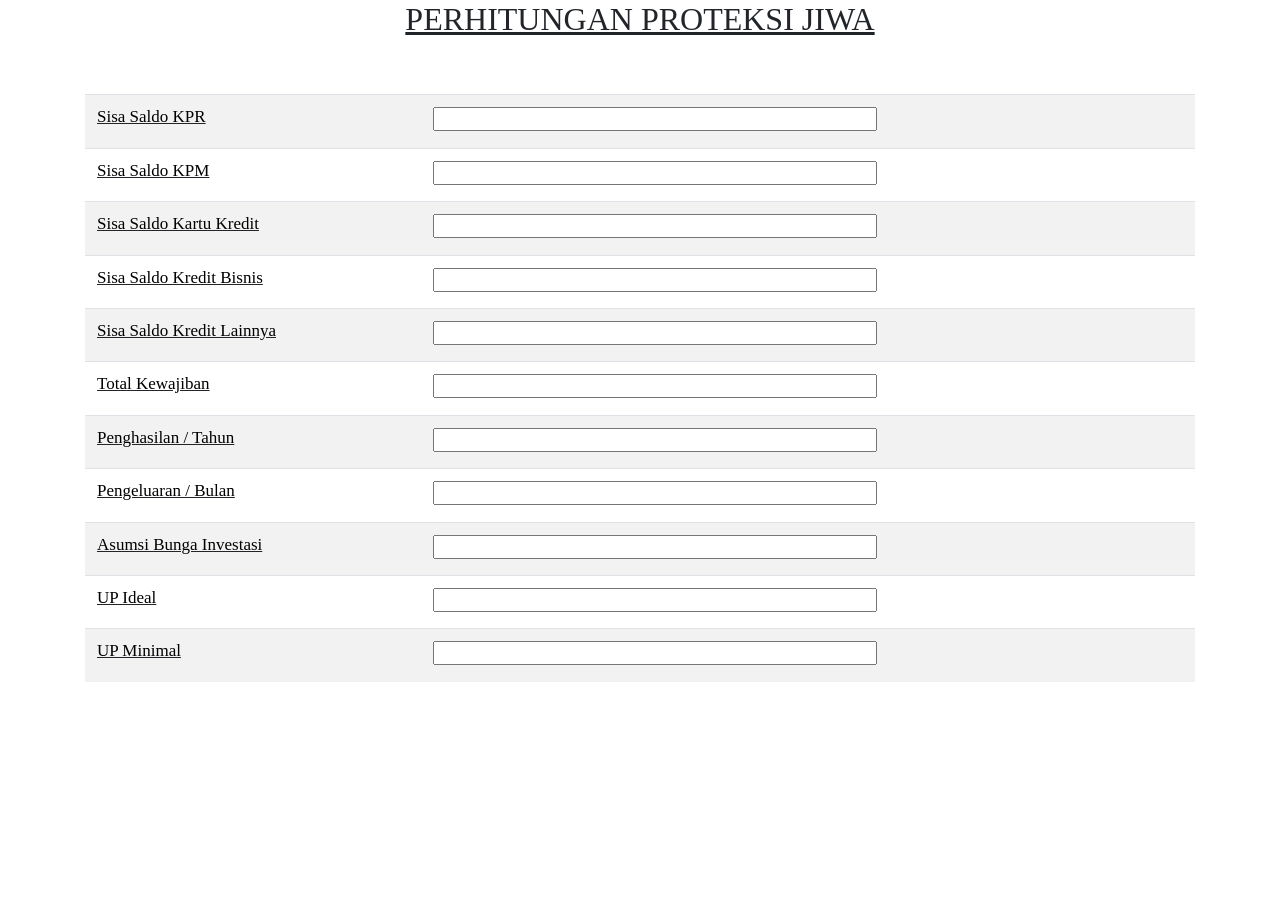
<file: Hari/tes.html>
<html>
<head>
<title> Financial Planning Calculator </title>
</head>
     <link rel="stylesheet" type="text/css" href="bootstrap-4.3.1-dist(1)/bootstrap-4.3.1-dist/css/bootstrap.min.css" />
     <link rel="stylesheet" type="text/css" href="style.css">

 <body>
   <div class="container">
   <center> <h1><u> PERHITUNGAN PROTEKSI JIWA </h1><br><br>
     <form name="f1" method="post" action="">
       <table class="table table-striped"  width="0" border="0" cellspacing="0">
       <tr>
         <td> <h2> Sisa Saldo KPR </td>
         <td> <input type="text" id="txt1" size="45" onkeyup="sum();"></td> </tr>
       <tr >
         <td> <h3> Sisa Saldo KPM </td>
           <td> <input type="text" size="45" id="txt11" onkeyup="sum()" > </td> </tr>
           <tr >
             <td> <h2> Sisa Saldo Kartu Kredit</td>
               <td> <input type="text" size="45" id="txt12" onkeyup="sum()" > </td> </tr>
           <tr >
               <td> <h3> Sisa Saldo Kredit Bisnis </td>
               <td> <input type="text" size="45" id="txt13" onkeyup="sum()" > </td> </tr>
               <tr>
                 <td> <h2> Sisa Saldo Kredit Lainnya </td>
                   <td> <input type="text" id="txt2" size="45" onkeyup="sum();"> </td> </tr>
                   <tr >
                       <td> <h3> Total Kewajiban </td>
                         <td> <input type="text" size="45" id="txt3" onkeyup="sum()"> </td> </tr>
                         <tr>
                           <td> <h2> Penghasilan / Tahun </td>
                             <td> <input type="text" size="45" id="txt4" onkeyup="sum();" ></td> </tr>
                             <tr >
                               <td> <h3> Pengeluaran / Bulan </td>
                                 <td> <input type="text" size="45" id="txt7" onkeyup="sum()" ></td> </tr>
                                   <tr>
                                     <td> <h2> Asumsi Bunga Investasi </td>
                                     <td> <input type="text" size="45" id="txt5" onkeyup="sum();" ></td> </tr>

                                     <tr >
                                       <td> <h3> UP Ideal </td>
                                       <td class=> <input type="text" size="45" id="txt6" onkeyup="sum()" > </td></tr>

                                       <tr>
                                         <td> <h2> UP Minimal </td>
                                         <td> <input type="text" size="45" id="txt8" onkeyup="sum()" ></td> </tr>







</table>
</body>
<script>
function sum() {
  var txtSecondNumberValue = document.getElementById('txt2').value;
      var txtFirstNumberValue = document.getElementById('txt1').value;
      var txtFourthNumberValue = document.getElementById('txt4').value;
      var txtFifthNumberValue = document.getElementById('txt5').value / 100;
      var txtTujuhNumberValue = document.getElementById('txt7').value;
      var sebelas = document.getElementById('txt11').value;
      var duabelas = document.getElementById('txt12').value;
      var tgabelas = document.getElementById('txt13').value;
      var result = parseInt(txtFirstNumberValue) + parseInt(txtSecondNumberValue)
      + parseInt(sebelas) + parseInt(duabelas) + parseInt(tgabelas);
      if (!isNaN(result)){
      document.getElementById('txt3').value = result;
    }

      var ideal = parseInt(txtFourthNumberValue) / parseInt(txtFifthNumberValue) +
      parseInt(result);
      if (!isNaN(ideal)){
      document.getElementById('txt6').value = ideal;
    }

      var minim = parseInt(txtTujuhNumberValue) * 12 / parseInt(txtFifthNumberValue)
      + parseInt(result);
      if (!isNaN(minim)){
        document.getElementById('txt8').value = minim;
      }

}
</script>
</html>
</file>
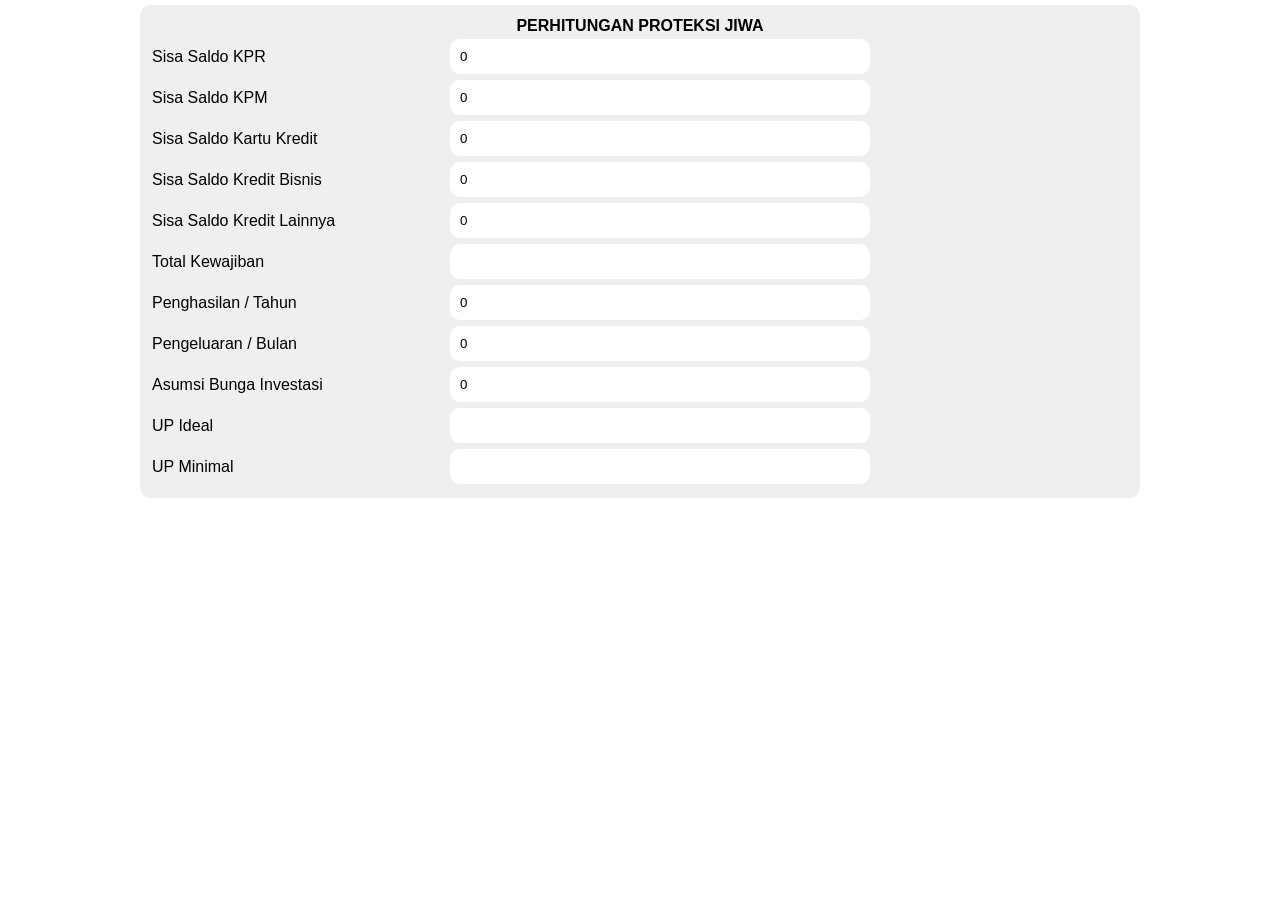
<file: Hermes/test.html>
<!DOCTYPE html>
<html lang="en">
<head>
    <meta charset="UTF-8">
    <meta name="viewport" content="width=device-width, initial-scale=1.0">
    <meta http-equiv="X-UA-Compatible" content="ie=edge">
    <title>Document</title>

<style>

*{
    margin: 0;
    padding: 0;
    font-family: 'Trebuchet MS', 'Lucida Sans Unicode', 'Lucida Grande', 'Lucida Sans', Arial, sans-serif;
}

table{
    width: 1000px;
    background-color: #efefef;
    border-radius: 10px;
    padding: 10px;
    margin-top: 5px;
}

input{
    border-radius: 10px; 
    padding: 10px;
    margin: 2px;
    width: 400px;
    border: none;
}

</style>

</head>
<body>
<center>
    <table>
        <tr>
            <center><th colspan="2">PERHITUNGAN PROTEKSI JIWA</th></center>
        </tr>

        <tr>
            <td>Sisa Saldo KPR</td>
            <td> <input type="text" id="kpr" value="0" placeholder="-" onkeyup="sum();" > </td>
        </tr>

        <tr>
            <td>Sisa Saldo KPM</td>
            <td> <input type="text" id="kpm" value="0" placeholder="-"onkeyup="sum();"> </td>
        </tr>

        <tr>
            <td>Sisa Saldo Kartu Kredit</td>
            <td> <input type="text" id="kk" value="0" placeholder="-"onkeyup="sum();"> </td>
        </tr>

        <tr>
            <td>Sisa Saldo Kredit Bisnis</td>
            <td> <input type="text" id="kb" value="0" placeholder="-"onkeyup="sum();"> </td>
        </tr>

        <tr>
            <td>Sisa Saldo Kredit Lainnya</td>
            <td> <input type="text" id="kl" value="0" placeholder="-"onkeyup="sum();" > </td>
        </tr>

        <tr>
            <td>Total Kewajiban</td>
            <td> <input type="text" id="kewajiban" onkeyup="sum();"> </td>
        </tr>

        <tr>
            <td>Penghasilan / Tahun</td>
            <td> <input type="text" id="hasilPerTahun" value="0" placeholder="-"onkeyup="sum();"> </td>
        </tr>

        <tr>
            <td>Pengeluaran / Bulan</td>
            <td> <input type="text" id="keluarPerBulan" value="0" placeholder="-"onkeyup="sum();"> </td>
        </tr>

        <tr>
            <td>Asumsi Bunga Investasi</td>
            <td> <input type="text" id="bunga" value="0" placeholder="-"onkeyup="sum();"> </td>
        </tr>

        <tr>
            <td>UP Ideal</td>
            <td> <input type="text" id="ideal" onkeyup="sum();"> </td>
        </tr>

        <tr>
            <td>UP Minimal</td>
            <td> <input type="text" id="minimal" onkeyup="sum()"> </td>
        </tr>

    </table>
</center>
    
<script>
    
    //tahun/bunga+total

    function sum()
    {
        var saldoKPR = document.getElementById('kpr').value;
        var saldoKPM = document.getElementById('kpm').value;
        var kredit = document.getElementById('kk').value;
        var kreditBisnis = document.getElementById('kb').value;
        var kreditLainnya = document.getElementById('kl').value;

        var total = parseInt(saldoKPM) + parseInt(saldoKPR) + parseInt(kredit) + parseInt(kreditBisnis) + parseInt(kreditLainnya);
        
        if(!isNaN(total))
        {
            document.getElementById('kewajiban').value = total;
        }
        

        var ppt = document.getElementById('hasilPerTahun').value;
        var ppb = document.getElementById('keluarPerBulan').value;
        var asumsi = document.getElementById('bunga').value / 100;

        var upIdeal = parseInt(ppt) / parseInt(asumsi) + parseInt(total);
        if(!isNaN(upIdeal))
        {
            document.getElementById('ideal').value = upIdeal;
        }
        
        
        var upMinimal = parseInt(ppb) * 12 / parseInt(asumsi) + total;
        if(!isNaN(upMinimal))
        {
            document.getElementById('minimal').value = upMinimal;
    
        }
        
        //kluar*12/bunga+total
    }
    
</script>

</body>
</html>
</file>
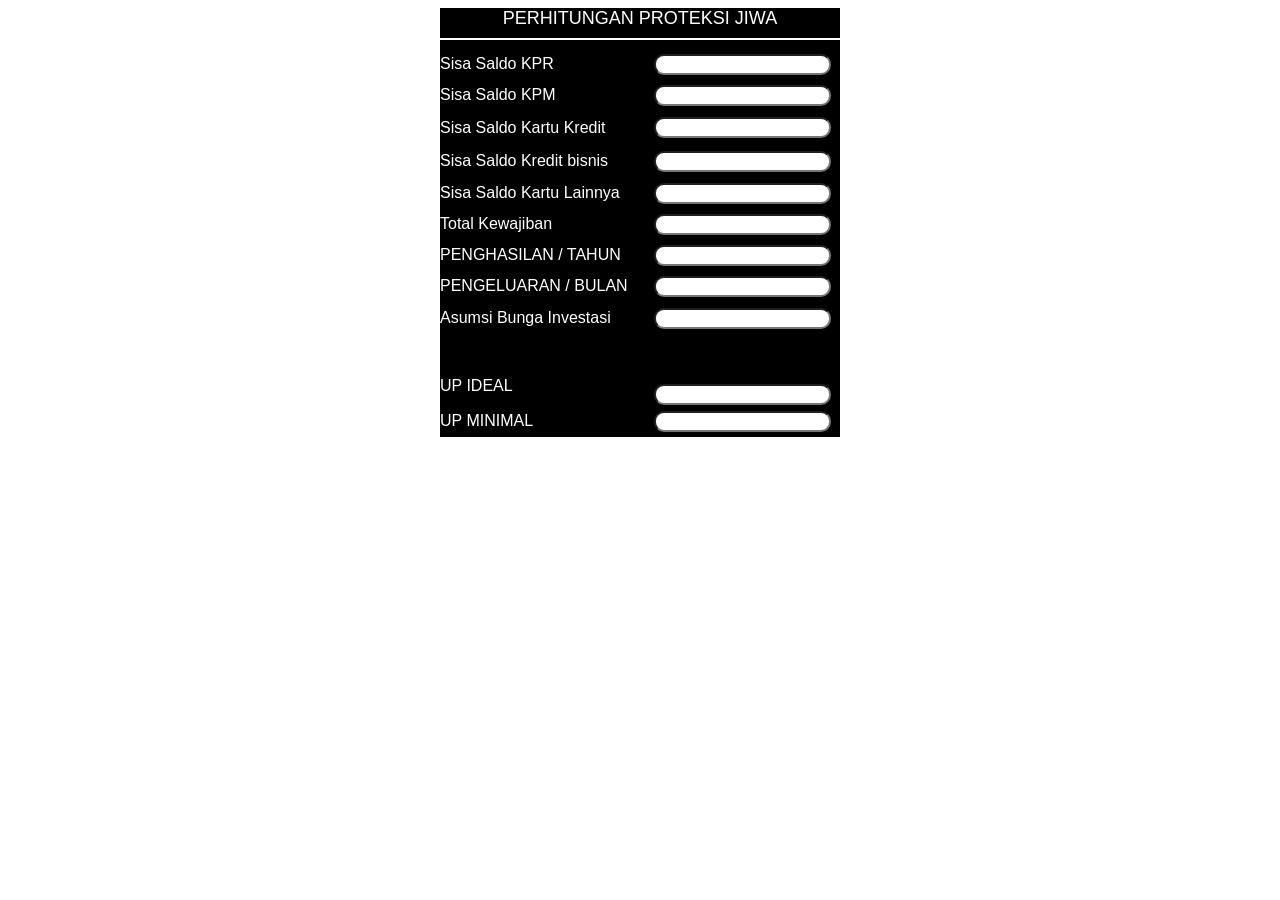
<file: Nico/test3.html>
<!DOCTYPE html PUBLIC "-//W3C//DTD XHTML 1.0 Transitional//EN" "http://www.w3.org/TR/xhtml1/DTD/xhtml1-transitional.dtd">
<html xmlns="http://www.w3.org/1999/xhtml">
<head>
<meta http-equiv="Content-Type" content="text/html; charset=utf-8" />
<title>Untitled Document</title>
<style type="text/css">
<!--
.style1 {
	font-size: 18px;
	font-family: Arial, Helvetica, sans-serif;
	color: #FFFFFF;
}
.style9 {color: #FFFFFF}
.style14 {font-size: 16; font-family: Arial, Helvetica, sans-serif; color: #FFFFFF; }
.style15 {font-size: 16}
.input{
		border-radius:10px;
}
table{
		border-radius:8px;
}
.input1 {		border-radius:10px;
}
.input2 {		border-radius:10px;
}
.input3 {		border-radius:10px;
}
.input4 {		border-radius:10px;
}
.input5 {		border-radius:10px;
}
</style>
</head>

<body>
<table width="400" border="0" align="center" cellpadding="0" cellspacing="0">
  <tr>
    <td height="33" colspan="2" align="center" valign="bottom" bgcolor="#000000"><span class="style1">PERHITUNGAN PROTEKSI JIWA
        <hr color="#FFFFFF" /></span></td>
  </tr>
  <tr>
    <td width="211" height="30" bgcolor="#000000"><span class="style14">Sisa Saldo KPR</span></td>
    <td width="183" bgcolor="#000000">
      <label>
        <input type="text" name="txt1" id="txt1" class="input" onkeyup="sum();" />
        </label>
          <span class="style9"></span></td>
  </tr>
  <tr>
    <td height="32" bgcolor="#000000"><span class="style14">Sisa Saldo KPM</span></td>
    <td bgcolor="#000000">
      <label>
      <input type="text" name="txt2" id="txt2" class="input" onkeyup="sum();" />
      </label>
          <span class="style9"></span></td>
  </tr>
  <tr>
    <td height="33" bgcolor="#000000"><span class="style14">Sisa Saldo Kartu Kredit</span></td>
    <td bgcolor="#000000">
      <label>
      <input type="text" name="txt3" id="txt3" class="input" onkeyup="sum();" />
      </label>
         <span class="style9"></span></td>
  </tr>
  <tr>
    <td height="34" bgcolor="#000000"><span class="style14">Sisa Saldo Kredit bisnis</span></td>
    <td bgcolor="#000000">
      <label>
      <input type="text" name="txt4" id="txt4" class="input" onkeyup="sum();" />
      </label>
           <span class="style9"></span></td>
  </tr>
  <tr>
    <td height="30" bgcolor="#000000"><span class="style14">Sisa Saldo Kartu Lainnya</span></td>
    <td bgcolor="#000000"><span class="style9"></span>
        <label>
        <input type="text" name="txtbiaya2" id="txt5" class="input" onkeyup="sum();" />
        </label>
            </td>
  </tr>
  <tr>
    <td height="32" bgcolor="#000000"><span class="style14">Total Kewajiban</span></td>
    <td bgcolor="#000000">
      <label>
      <input type="text" name="txt6" id="txt6" class="input" onkeyup="sum();" />
      </label>
      <span class="style9"></span></td>
  </tr>
  <tr>
    <td height="30" bgcolor="#000000"><span class="style14">PENGHASILAN / TAHUN</span></td>
    <td bgcolor="#000000"><span class="style9">
      <input type="text" name="txt7" id="txt7" class="input1" onkeyup="sum();" />
    </span></td>
  </tr>
  <tr>
    <td height="32" bgcolor="#000000"><span class="style14">PENGELUARAN / BULAN</span></td>
    <td bgcolor="#000000"><input type="text" name="txt8" id="txt8" class="input2" onkeyup="sum();" />
    <span class="style9"></span></td>
  </tr>
  <tr>
    <td height="32" bgcolor="#000000"><span class="style14">Asumsi Bunga Investasi</span></td>
    <td bgcolor="#000000"><input type="text" name="txt9" id="txt9" class="input3" onkeyup="sum();" /></td>
  </tr>
  <tr>
    <td height="32" bgcolor="#000000">&nbsp;</td>
    <td bgcolor="#000000">&nbsp;</td>
  </tr>
  <tr>
    <td height="32" bgcolor="#000000"><span class="style14">UP IDEAL</span></td>
    <td bgcolor="#000000"><>
      <label>
      <input type="text" name="txt10" id="txt10" class="input4" onkeyup="sum();" />
      </label>
  </td>
  </tr>
  <tr>
    <td height="32" bgcolor="#000000"><span class="style14">UP MINIMAL</span></td>
    <td bgcolor="#000000">
      <label>
      <input type="text" name="txt11" id="txt11" class="input5" onkeyup="sum();" />
      </label>
    </td>
  </tr>
</table>
<script>
function sum() {
		var saldoKPR = document.getElementById('txt1').value;
		var saldoKPM = document.getElementById('txt2').value;
		var kredit = document.getElementById('txt3').value;
		var kreditbisnis = document.getElementById('txt4').value;
		var saldolainnya = document.getElementById('txt5').value;
		var total =parseInt(saldoKPR) + parseInt(saldoKPM) + parseInt(kredit) + parseInt(kreditbisnis) + parseInt(saldolainnya);
    
        document.getElementById('txt6').value = total;

        var ppt = document.getElementById('txt7').value;
        var ppb = document.getElementById('txt8').value;
        var asumsi = document.getElementById('txt9').value / 100;

        var upideal = parseInt(ppt) / parseInt(asumsi) + parseInt(total);
    
        document.getElementById('txt10').value = upideal;
           
        var minimal = parseInt(ppb) * 12 / parseInt(asumsi) + total;
        
        document.getElementById('txt11').value = minimal;   
            
	 
}


     </script>
     </body>
     </html>
</file>
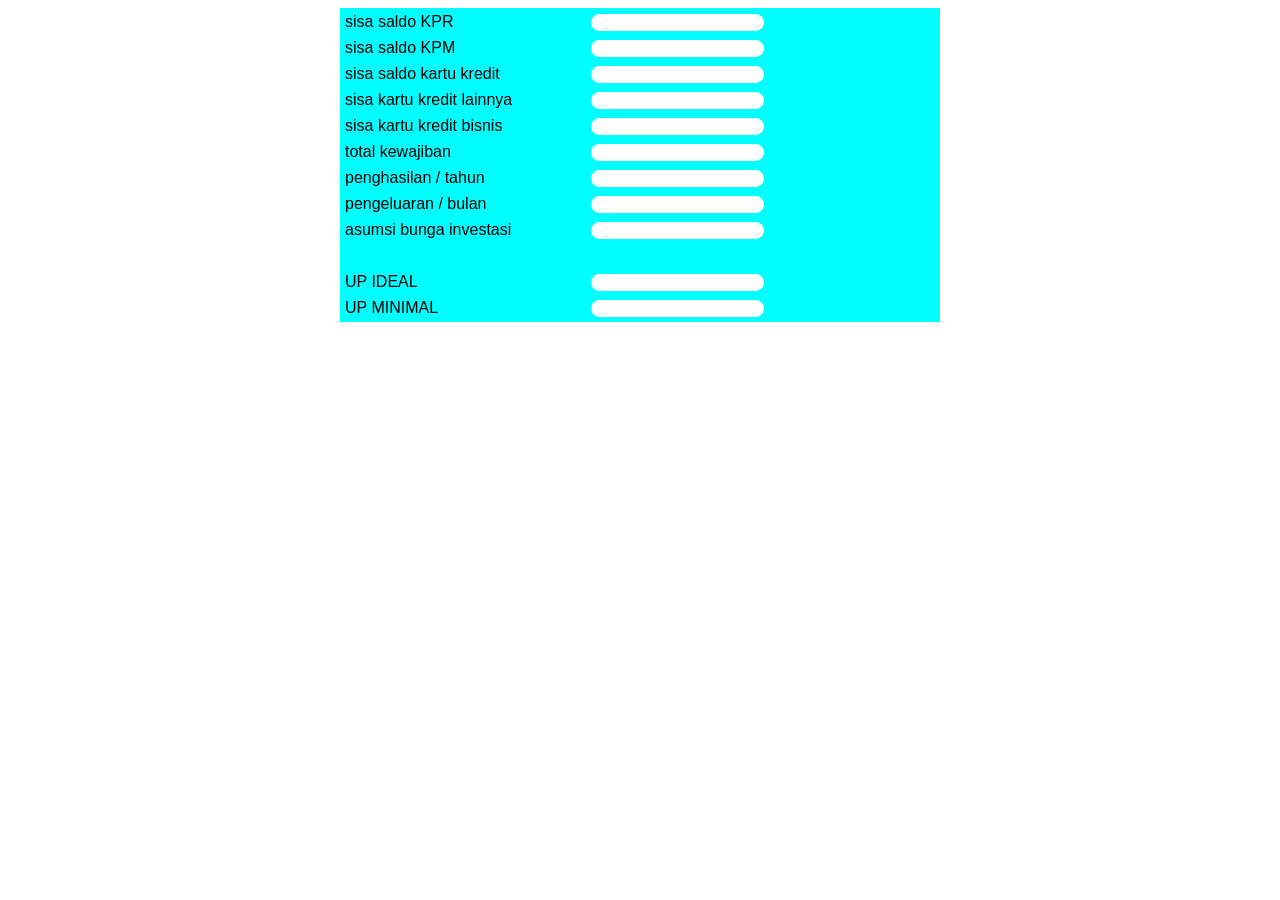
<file: Sunil/tess.html>
<!DOCTYPE html PUBLIC "-//W3C//DTD XHTML 1.0 Transitional//EN" "http://www.w3.org/TR/xhtml1/DTD/xhtml1-transitional.dtd">
<html xmlns="http://www.w3.org/1999/xhtml">
<head>
<meta http-equiv="Content-Type" content="text/html; charset=utf-8" />
<title>Untitled Document</title>
<style type="text/css">
*{
    font-family: Verdana, Geneva, Tahoma, sans-serif
}

input {
        border-radius: 10px;
        border: none;

}

</style>
</head>

<body> <center>
<table width="600" border="0" align="center" cellpadding="3" cellspacing="2" bgcolor="AQUA" font-size"2">
  <tr>
    <td width="236">sisa saldo KPR</td>
    <td width="340"><input type="text" id="txt4" class="input" onkeyup="sum();" /></td>
  </tr>
  <tr>
    <td>sisa saldo KPM</td>
    <td><input type="text" id="txt5" class="input" onkeyup="sum();" /></td>
  </tr>
  <tr>
    <td>sisa saldo kartu kredit</td>
    <td><input type="text" id="txt6" class="input onkeyup="sum();" /></td>
  </tr>
  <tr>
    <td>sisa kartu kredit lainnya</td>
    <td><input type="text" id="txt7" class="input" onkeyup="sum();" /></td>
  </tr>
  <tr>
  <td>sisa kartu kredit bisnis</td>
  <td><input type="text" id="txt14" class="input" onkeyup="sum();" /></td>
</tr>
  <tr>
    <td>total kewajiban</td>
    <td><input type="text" id="txt8" class="input" onkeyup="sum();" /></td>
  </tr>
  <tr>
    <td>penghasilan / tahun</td>
    <td><input type="text" id="txt9" class="input" onkeyup="sum();" /></td>
  </tr>
  <tr>
    <td>pengeluaran / bulan</td>
    <td><input type="text" id="txt10" class="input" onkeyup="sum();" /></td>
  </tr>
  <tr>
    <td>asumsi bunga investasi</td>
    <td><input type="text" id="txt11" class="input" onkeyup="sum();" /></td>
  </tr>
  <tr>
    <td>&nbsp;</td>
    <td>&nbsp;</td>
  </tr>
  <tr>
    <td>UP IDEAL</td>
    <td><input type="text" id="txt12" class="input" onkeyup="sum();" /></td>
  </tr>
  <tr>
    <td>UP MINIMAL    </td>
    <td><input type="text" id="txt13" class="input" onkeyup="sum();" /></td>
  </tr>
</table>
<script>
        function sum() {
              var txtFirstNumberValue = document.getElementById('txt4').value;
              var txtSecondNumberValue = document.getElementById('txt5').value;
              var txttiga = document.getElementById('txt6').value;
              var txtempat = document.getElementById('txt7').value;
              var bisnis = document.getElementById('txt14').value;
              var result = parseInt(txttiga) + parseInt(txtempat) + parseInt(txtFirstNumberValue) + parseInt(txtSecondNumberValue) + parseInt(bisnis) ;
              if (!isNaN(result)) {
                 document.getElementById('txt8').value = result;
              }

              var penghasilan = document.getElementById('txt9').value;
              var bunga = document.getElementById('txt11').value/100;
              var ideal = parseInt(penghasilan) / parseInt(bunga) + parseInt(result);
              if (!isNaN(ideal)) {
                 document.getElementById('txt12').value = ideal;

        }

                var pengeluaran = document.getElementById('txt10').value;
                var minimal = parseInt(pengeluaran) * 12 / parseInt(bunga) + parseInt(result);
                if (!isNaN(minimal)) {
                    document.getElementById('txt13').value = minimal;


        }
        }

        </script> </center>
</body>
</html>
</file>
<file: css/simple-line-icons.css>
@font-face {
  font-family: 'simple-line-icons';
  src: url('../fonts/Simple-Line-Iconsb26c.eot?v=2.4.0');
  src: url('../fonts/Simple-Line-Iconsb26c.eot?v=2.4.0#iefix') format('embedded-opentype'), url('../fonts/Simple-Line-Iconsb26c.html?v=2.4.0') format('woff2'), url('../fonts/Simple-Line-Iconsb26c.ttf?v=2.4.0') format('truetype'), url('../fonts/Simple-Line-Iconsb26c.woff?v=2.4.0') format('woff'), url('../fonts/Simple-Line-Iconsb26c.svg?v=2.4.0#simple-line-icons') format('svg');
  font-weight: normal;
  font-style: normal;
}
/*
 Use the following CSS code if you want to have a class per icon.
 Instead of a list of all class selectors, you can use the generic [class*="icon-"] selector, but it's slower:
*/
.icon-user,
.icon-people,
.icon-user-female,
.icon-user-follow,
.icon-user-following,
.icon-user-unfollow,
.icon-login,
.icon-logout,
.icon-emotsmile,
.icon-phone,
.icon-call-end,
.icon-call-in,
.icon-call-out,
.icon-map,
.icon-location-pin,
.icon-direction,
.icon-directions,
.icon-compass,
.icon-layers,
.icon-menu,
.icon-list,
.icon-options-vertical,
.icon-options,
.icon-arrow-down,
.icon-arrow-left,
.icon-arrow-right,
.icon-arrow-up,
.icon-arrow-up-circle,
.icon-arrow-left-circle,
.icon-arrow-right-circle,
.icon-arrow-down-circle,
.icon-check,
.icon-clock,
.icon-plus,
.icon-minus,
.icon-close,
.icon-event,
.icon-exclamation,
.icon-organization,
.icon-trophy,
.icon-screen-smartphone,
.icon-screen-desktop,
.icon-plane,
.icon-notebook,
.icon-mustache,
.icon-mouse,
.icon-magnet,
.icon-energy,
.icon-disc,
.icon-cursor,
.icon-cursor-move,
.icon-crop,
.icon-chemistry,
.icon-speedometer,
.icon-shield,
.icon-screen-tablet,
.icon-magic-wand,
.icon-hourglass,
.icon-graduation,
.icon-ghost,
.icon-game-controller,
.icon-fire,
.icon-eyeglass,
.icon-envelope-open,
.icon-envelope-letter,
.icon-bell,
.icon-badge,
.icon-anchor,
.icon-wallet,
.icon-vector,
.icon-speech,
.icon-puzzle,
.icon-printer,
.icon-present,
.icon-playlist,
.icon-pin,
.icon-picture,
.icon-handbag,
.icon-globe-alt,
.icon-globe,
.icon-folder-alt,
.icon-folder,
.icon-film,
.icon-feed,
.icon-drop,
.icon-drawer,
.icon-docs,
.icon-doc,
.icon-diamond,
.icon-cup,
.icon-calculator,
.icon-bubbles,
.icon-briefcase,
.icon-book-open,
.icon-basket-loaded,
.icon-basket,
.icon-bag,
.icon-action-undo,
.icon-action-redo,
.icon-wrench,
.icon-umbrella,
.icon-trash,
.icon-tag,
.icon-support,
.icon-frame,
.icon-size-fullscreen,
.icon-size-actual,
.icon-shuffle,
.icon-share-alt,
.icon-share,
.icon-rocket,
.icon-question,
.icon-pie-chart,
.icon-pencil,
.icon-note,
.icon-loop,
.icon-home,
.icon-grid,
.icon-graph,
.icon-microphone,
.icon-music-tone-alt,
.icon-music-tone,
.icon-earphones-alt,
.icon-earphones,
.icon-equalizer,
.icon-like,
.icon-dislike,
.icon-control-start,
.icon-control-rewind,
.icon-control-play,
.icon-control-pause,
.icon-control-forward,
.icon-control-end,
.icon-volume-1,
.icon-volume-2,
.icon-volume-off,
.icon-calendar,
.icon-bulb,
.icon-chart,
.icon-ban,
.icon-bubble,
.icon-camrecorder,
.icon-camera,
.icon-cloud-download,
.icon-cloud-upload,
.icon-envelope,
.icon-eye,
.icon-flag,
.icon-heart,
.icon-info,
.icon-key,
.icon-link,
.icon-lock,
.icon-lock-open,
.icon-magnifier,
.icon-magnifier-add,
.icon-magnifier-remove,
.icon-paper-clip,
.icon-paper-plane,
.icon-power,
.icon-refresh,
.icon-reload,
.icon-settings,
.icon-star,
.icon-symbol-female,
.icon-symbol-male,
.icon-target,
.icon-credit-card,
.icon-paypal,
.icon-social-tumblr,
.icon-social-twitter,
.icon-social-facebook,
.icon-social-instagram,
.icon-social-linkedin,
.icon-social-pinterest,
.icon-social-github,
.icon-social-google,
.icon-social-reddit,
.icon-social-skype,
.icon-social-dribbble,
.icon-social-behance,
.icon-social-foursqare,
.icon-social-soundcloud,
.icon-social-spotify,
.icon-social-stumbleupon,
.icon-social-youtube,
.icon-social-dropbox,
.icon-social-vkontakte,
.icon-social-steam {
  font-family: 'simple-line-icons';
  speak: none;
  font-style: normal;
  font-weight: normal;
  font-variant: normal;
  text-transform: none;
  line-height: 1;
  /* Better Font Rendering =========== */
  -webkit-font-smoothing: antialiased;
  -moz-osx-font-smoothing: grayscale;
}
.icon-user:before {
  content: "\e005";
}
.icon-people:before {
  content: "\e001";
}
.icon-user-female:before {
  content: "\e000";
}
.icon-user-follow:before {
  content: "\e002";
}
.icon-user-following:before {
  content: "\e003";
}
.icon-user-unfollow:before {
  content: "\e004";
}
.icon-login:before {
  content: "\e066";
}
.icon-logout:before {
  content: "\e065";
}
.icon-emotsmile:before {
  content: "\e021";
}
.icon-phone:before {
  content: "\e600";
}
.icon-call-end:before {
  content: "\e048";
}
.icon-call-in:before {
  content: "\e047";
}
.icon-call-out:before {
  content: "\e046";
}
.icon-map:before {
  content: "\e033";
}
.icon-location-pin:before {
  content: "\e096";
}
.icon-direction:before {
  content: "\e042";
}
.icon-directions:before {
  content: "\e041";
}
.icon-compass:before {
  content: "\e045";
}
.icon-layers:before {
  content: "\e034";
}
.icon-menu:before {
  content: "\e601";
}
.icon-list:before {
  content: "\e067";
}
.icon-options-vertical:before {
  content: "\e602";
}
.icon-options:before {
  content: "\e603";
}
.icon-arrow-down:before {
  content: "\e604";
}
.icon-arrow-left:before {
  content: "\e605";
}
.icon-arrow-right:before {
  content: "\e606";
}
.icon-arrow-up:before {
  content: "\e607";
}
.icon-arrow-up-circle:before {
  content: "\e078";
}
.icon-arrow-left-circle:before {
  content: "\e07a";
}
.icon-arrow-right-circle:before {
  content: "\e079";
}
.icon-arrow-down-circle:before {
  content: "\e07b";
}
.icon-check:before {
  content: "\e080";
}
.icon-clock:before {
  content: "\e081";
}
.icon-plus:before {
  content: "\e095";
}
.icon-minus:before {
  content: "\e615";
}
.icon-close:before {
  content: "\e082";
}
.icon-event:before {
  content: "\e619";
}
.icon-exclamation:before {
  content: "\e617";
}
.icon-organization:before {
  content: "\e616";
}
.icon-trophy:before {
  content: "\e006";
}
.icon-screen-smartphone:before {
  content: "\e010";
}
.icon-screen-desktop:before {
  content: "\e011";
}
.icon-plane:before {
  content: "\e012";
}
.icon-notebook:before {
  content: "\e013";
}
.icon-mustache:before {
  content: "\e014";
}
.icon-mouse:before {
  content: "\e015";
}
.icon-magnet:before {
  content: "\e016";
}
.icon-energy:before {
  content: "\e020";
}
.icon-disc:before {
  content: "\e022";
}
.icon-cursor:before {
  content: "\e06e";
}
.icon-cursor-move:before {
  content: "\e023";
}
.icon-crop:before {
  content: "\e024";
}
.icon-chemistry:before {
  content: "\e026";
}
.icon-speedometer:before {
  content: "\e007";
}
.icon-shield:before {
  content: "\e00e";
}
.icon-screen-tablet:before {
  content: "\e00f";
}
.icon-magic-wand:before {
  content: "\e017";
}
.icon-hourglass:before {
  content: "\e018";
}
.icon-graduation:before {
  content: "\e019";
}
.icon-ghost:before {
  content: "\e01a";
}
.icon-game-controller:before {
  content: "\e01b";
}
.icon-fire:before {
  content: "\e01c";
}
.icon-eyeglass:before {
  content: "\e01d";
}
.icon-envelope-open:before {
  content: "\e01e";
}
.icon-envelope-letter:before {
  content: "\e01f";
}
.icon-bell:before {
  content: "\e027";
}
.icon-badge:before {
  content: "\e028";
}
.icon-anchor:before {
  content: "\e029";
}
.icon-wallet:before {
  content: "\e02a";
}
.icon-vector:before {
  content: "\e02b";
}
.icon-speech:before {
  content: "\e02c";
}
.icon-puzzle:before {
  content: "\e02d";
}
.icon-printer:before {
  content: "\e02e";
}
.icon-present:before {
  content: "\e02f";
}
.icon-playlist:before {
  content: "\e030";
}
.icon-pin:before {
  content: "\e031";
}
.icon-picture:before {
  content: "\e032";
}
.icon-handbag:before {
  content: "\e035";
}
.icon-globe-alt:before {
  content: "\e036";
}
.icon-globe:before {
  content: "\e037";
}
.icon-folder-alt:before {
  content: "\e039";
}
.icon-folder:before {
  content: "\e089";
}
.icon-film:before {
  content: "\e03a";
}
.icon-feed:before {
  content: "\e03b";
}
.icon-drop:before {
  content: "\e03e";
}
.icon-drawer:before {
  content: "\e03f";
}
.icon-docs:before {
  content: "\e040";
}
.icon-doc:before {
  content: "\e085";
}
.icon-diamond:before {
  content: "\e043";
}
.icon-cup:before {
  content: "\e044";
}
.icon-calculator:before {
  content: "\e049";
}
.icon-bubbles:before {
  content: "\e04a";
}
.icon-briefcase:before {
  content: "\e04b";
}
.icon-book-open:before {
  content: "\e04c";
}
.icon-basket-loaded:before {
  content: "\e04d";
}
.icon-basket:before {
  content: "\e04e";
}
.icon-bag:before {
  content: "\e04f";
}
.icon-action-undo:before {
  content: "\e050";
}
.icon-action-redo:before {
  content: "\e051";
}
.icon-wrench:before {
  content: "\e052";
}
.icon-umbrella:before {
  content: "\e053";
}
.icon-trash:before {
  content: "\e054";
}
.icon-tag:before {
  content: "\e055";
}
.icon-support:before {
  content: "\e056";
}
.icon-frame:before {
  content: "\e038";
}
.icon-size-fullscreen:before {
  content: "\e057";
}
.icon-size-actual:before {
  content: "\e058";
}
.icon-shuffle:before {
  content: "\e059";
}
.icon-share-alt:before {
  content: "\e05a";
}
.icon-share:before {
  content: "\e05b";
}
.icon-rocket:before {
  content: "\e05c";
}
.icon-question:before {
  content: "\e05d";
}
.icon-pie-chart:before {
  content: "\e05e";
}
.icon-pencil:before {
  content: "\e05f";
}
.icon-note:before {
  content: "\e060";
}
.icon-loop:before {
  content: "\e064";
}
.icon-home:before {
  content: "\e069";
}
.icon-grid:before {
  content: "\e06a";
}
.icon-graph:before {
  content: "\e06b";
}
.icon-microphone:before {
  content: "\e063";
}
.icon-music-tone-alt:before {
  content: "\e061";
}
.icon-music-tone:before {
  content: "\e062";
}
.icon-earphones-alt:before {
  content: "\e03c";
}
.icon-earphones:before {
  content: "\e03d";
}
.icon-equalizer:before {
  content: "\e06c";
}
.icon-like:before {
  content: "\e068";
}
.icon-dislike:before {
  content: "\e06d";
}
.icon-control-start:before {
  content: "\e06f";
}
.icon-control-rewind:before {
  content: "\e070";
}
.icon-control-play:before {
  content: "\e071";
}
.icon-control-pause:before {
  content: "\e072";
}
.icon-control-forward:before {
  content: "\e073";
}
.icon-control-end:before {
  content: "\e074";
}
.icon-volume-1:before {
  content: "\e09f";
}
.icon-volume-2:before {
  content: "\e0a0";
}
.icon-volume-off:before {
  content: "\e0a1";
}
.icon-calendar:before {
  content: "\e075";
}
.icon-bulb:before {
  content: "\e076";
}
.icon-chart:before {
  content: "\e077";
}
.icon-ban:before {
  content: "\e07c";
}
.icon-bubble:before {
  content: "\e07d";
}
.icon-camrecorder:before {
  content: "\e07e";
}
.icon-camera:before {
  content: "\e07f";
}
.icon-cloud-download:before {
  content: "\e083";
}
.icon-cloud-upload:before {
  content: "\e084";
}
.icon-envelope:before {
  content: "\e086";
}
.icon-eye:before {
  content: "\e087";
}
.icon-flag:before {
  content: "\e088";
}
.icon-heart:before {
  content: "\e08a";
}
.icon-info:before {
  content: "\e08b";
}
.icon-key:before {
  content: "\e08c";
}
.icon-link:before {
  content: "\e08d";
}
.icon-lock:before {
  content: "\e08e";
}
.icon-lock-open:before {
  content: "\e08f";
}
.icon-magnifier:before {
  content: "\e090";
}
.icon-magnifier-add:before {
  content: "\e091";
}
.icon-magnifier-remove:before {
  content: "\e092";
}
.icon-paper-clip:before {
  content: "\e093";
}
.icon-paper-plane:before {
  content: "\e094";
}
.icon-power:before {
  content: "\e097";
}
.icon-refresh:before {
  content: "\e098";
}
.icon-reload:before {
  content: "\e099";
}
.icon-settings:before {
  content: "\e09a";
}
.icon-star:before {
  content: "\e09b";
}
.icon-symbol-female:before {
  content: "\e09c";
}
.icon-symbol-male:before {
  content: "\e09d";
}
.icon-target:before {
  content: "\e09e";
}
.icon-credit-card:before {
  content: "\e025";
}
.icon-paypal:before {
  content: "\e608";
}
.icon-social-tumblr:before {
  content: "\e00a";
}
.icon-social-twitter:before {
  content: "\e009";
}
.icon-social-facebook:before {
  content: "\e00b";
}
.icon-social-instagram:before {
  content: "\e609";
}
.icon-social-linkedin:before {
  content: "\e60a";
}
.icon-social-pinterest:before {
  content: "\e60b";
}
.icon-social-github:before {
  content: "\e60c";
}
.icon-social-google:before {
  content: "\e60d";
}
.icon-social-reddit:before {
  content: "\e60e";
}
.icon-social-skype:before {
  content: "\e60f";
}
.icon-social-dribbble:before {
  content: "\e00d";
}
.icon-social-behance:before {
  content: "\e610";
}
.icon-social-foursqare:before {
  content: "\e611";
}
.icon-social-soundcloud:before {
  content: "\e612";
}
.icon-social-spotify:before {
  content: "\e613";
}
.icon-social-stumbleupon:before {
  content: "\e614";
}
.icon-social-youtube:before {
  content: "\e008";
}
.icon-social-dropbox:before {
  content: "\e00c";
}
.icon-social-vkontakte:before {
  content: "\e618";
}
.icon-social-steam:before {
  content: "\e620";
}
</file>
<file: css/style.css>
@charset "UTF-8";
/*
Template Name: Bolby
Version: 1.0
Author: PxlSolutions
Author URI: http://themeforest.net/user/pxlsolutions
Description: Portfolio/CV/Resume HTML Template

[TABLE OF CONTENTS]

01. Base
02. Typography
03. Preloader
04. Header
05. Sections
06. Parallax Shapes
07. Skills
08. Service
09. Portfolio
10. Facts
11. Prices
12. Testimonials
13. Blog
14. Clients
15. Contact
16. Helper
17. Dark Mode
18. Buttons
19. Bootstrap Components
20. Theme elements
21. Slick
22. Responsive

*/
@import url("https://fonts.googleapis.com/css?family=Rubik:300,300i,400,400i,500,500i,700,700i,900,900i&amp;display=swap&amp;subset=cyrillic");
/*=================================================================*/
/*                      BASE                              
/*=================================================================*/
* {
  margin: 0;
  padding: 0;
}

html {
  margin: 0 !important;
  overflow: auto !important;
}

body {
  color: #5E5C7F;
  background-color: #F9F9FF;
  font-family: "Rubik", sans-serif;
  font-size: 16px;
  line-height: 1.7;
  overflow-x: hidden;
  -webkit-font-smoothing: antialiased;
  -moz-osx-font-smoothing: grayscale;
}

img {
  max-width: 100%;
  height: auto;
}

.text-center {
  text-align: center;
}

.text-left {
  text-align: left;
}

.text-right {
  text-align: right;
}

.relative {
  position: relative;
}

/*=================================================================*/
/*                      TYPOGRAPHY                              
/*=================================================================*/
h1, h2, h3, h4, h5, h6 {
  color: #454360;
  font-family: "Rubik", sans-serif;
  font-weight: 700;
  margin: 20px 0;
}

h1 {
  font-size: 36px;
}

h2 {
  font-size: 28px;
}

h3 {
  font-size: 24px;
}

h4 {
  font-size: 18px;
}

a {
  color: #FF4C60;
  outline: 0;
  -webkit-transition: all 0.3s ease-in-out;
  -o-transition: all 0.3s ease-in-out;
  transition: all 0.3s ease-in-out;
}
a:hover {
  color: #353353;
  text-decoration: none;
}
a:focus {
  outline: 0;
}

blockquote {
  padding: 20px 20px;
  margin: 0 0 20px;
  font-size: 16px;
  background: #F7F7F7;
  border-radius: 10px;
}

blockquote p {
  line-height: 1.6;
}

/* === Pre === */
pre {
  display: block;
  padding: 9.5px;
  margin: 0 0 10px;
  font-size: 13px;
  line-height: 1.42857143;
  color: #333;
  word-break: break-all;
  word-wrap: break-word;
  background-color: #f5f5f5;
  border: 1px solid #ccc;
  border-radius: 0;
}

/*=================================================================*/
/*                      PRELOADER                              
/*=================================================================*/
.infinity {
  width: 120px;
  height: 60px;
  position: relative;
}
.infinity div,
.infinity span {
  position: absolute;
}
.infinity div {
  top: 0;
  left: 50%;
  width: 60px;
  height: 60px;
  -webkit-animation: rotate 6.9s linear infinite;
          animation: rotate 6.9s linear infinite;
}
.infinity div span {
  left: -8px;
  top: 50%;
  margin: -8px 0 0 0;
  width: 16px;
  height: 16px;
  display: block;
  background: #FF4C60;
  -webkit-box-shadow: 2px 2px 8px rgba(255, 76, 96, 0.09);
          box-shadow: 2px 2px 8px rgba(255, 76, 96, 0.09);
  border-radius: 50%;
  -webkit-transform: rotate(90deg);
      -ms-transform: rotate(90deg);
          transform: rotate(90deg);
  -webkit-animation: move 6.9s linear infinite;
          animation: move 6.9s linear infinite;
}
.infinity div span:before, .infinity div span:after {
  content: "";
  position: absolute;
  display: block;
  border-radius: 50%;
  width: 14px;
  height: 14px;
  background: inherit;
  top: 50%;
  left: 50%;
  margin: -7px 0 0 -7px;
  -webkit-box-shadow: inherit;
          box-shadow: inherit;
}
.infinity div span:before {
  -webkit-animation: drop1 0.8s linear infinite;
          animation: drop1 0.8s linear infinite;
}
.infinity div span:after {
  -webkit-animation: drop2 0.8s linear infinite 0.4s;
          animation: drop2 0.8s linear infinite 0.4s;
}
.infinity div:nth-child(2) {
  -webkit-animation-delay: -2.3s;
          animation-delay: -2.3s;
}
.infinity div:nth-child(2) span {
  -webkit-animation-delay: -2.3s;
          animation-delay: -2.3s;
}
.infinity div:nth-child(3) {
  -webkit-animation-delay: -4.6s;
          animation-delay: -4.6s;
}
.infinity div:nth-child(3) span {
  -webkit-animation-delay: -4.6s;
          animation-delay: -4.6s;
}

.infinityChrome {
  width: 128px;
  height: 60px;
}
.infinityChrome div {
  position: absolute;
  width: 16px;
  height: 16px;
  background: #FF4C60;
  -webkit-box-shadow: 2px 2px 8px rgba(255, 76, 96, 0.09);
          box-shadow: 2px 2px 8px rgba(255, 76, 96, 0.09);
  border-radius: 50%;
  -webkit-animation: moveSvg 6.9s linear infinite;
          animation: moveSvg 6.9s linear infinite;
  -webkit-filter: url(#goo);
  filter: url(#goo);
  -webkit-transform: scaleX(-1);
      -ms-transform: scaleX(-1);
          transform: scaleX(-1);
  offset-path: path("M64.3636364,29.4064278 C77.8909091,43.5203348 84.4363636,56 98.5454545,56 C112.654545,56 124,44.4117395 124,30.0006975 C124,15.5896556 112.654545,3.85282763 98.5454545,4.00139508 C84.4363636,4.14996252 79.2,14.6982509 66.4,29.4064278 C53.4545455,42.4803627 43.5636364,56 29.4545455,56 C15.3454545,56 4,44.4117395 4,30.0006975 C4,15.5896556 15.3454545,4.00139508 29.4545455,4.00139508 C43.5636364,4.00139508 53.1636364,17.8181672 64.3636364,29.4064278 Z");
}
.infinityChrome div:before, .infinityChrome div:after {
  content: "";
  position: absolute;
  display: block;
  border-radius: 50%;
  width: 14px;
  height: 14px;
  background: inherit;
  top: 50%;
  left: 50%;
  margin: -7px 0 0 -7px;
  -webkit-box-shadow: inherit;
          box-shadow: inherit;
}
.infinityChrome div:before {
  -webkit-animation: drop1 0.8s linear infinite;
          animation: drop1 0.8s linear infinite;
}
.infinityChrome div:after {
  -webkit-animation: drop2 0.8s linear infinite 0.4s;
          animation: drop2 0.8s linear infinite 0.4s;
}
.infinityChrome div:nth-child(2) {
  -webkit-animation-delay: -2.3s;
          animation-delay: -2.3s;
}
.infinityChrome div:nth-child(3) {
  -webkit-animation-delay: -4.6s;
          animation-delay: -4.6s;
}

@-webkit-keyframes moveSvg {
  0% {
    offset-distance: 0%;
  }
  25% {
    background: #6C6CE5;
  }
  75% {
    background: #FFD15C;
  }
  100% {
    offset-distance: 100%;
  }
}

@keyframes moveSvg {
  0% {
    offset-distance: 0%;
  }
  25% {
    background: #6C6CE5;
  }
  75% {
    background: #FFD15C;
  }
  100% {
    offset-distance: 100%;
  }
}
@-webkit-keyframes rotate {
  50% {
    -webkit-transform: rotate(360deg);
            transform: rotate(360deg);
    margin-left: 0;
  }
  50.0001%, 100% {
    margin-left: -60px;
  }
}
@keyframes rotate {
  50% {
    -webkit-transform: rotate(360deg);
            transform: rotate(360deg);
    margin-left: 0;
  }
  50.0001%, 100% {
    margin-left: -60px;
  }
}
@-webkit-keyframes move {
  0%, 50% {
    left: -8px;
  }
  25% {
    background: #FFD15C;
  }
  75% {
    background: #6C6CE5;
  }
  50.0001%, 100% {
    left: auto;
    right: -8px;
  }
}
@keyframes move {
  0%, 50% {
    left: -8px;
  }
  25% {
    background: #FFD15C;
  }
  75% {
    background: #6C6CE5;
  }
  50.0001%, 100% {
    left: auto;
    right: -8px;
  }
}
@-webkit-keyframes drop1 {
  100% {
    -webkit-transform: translate(32px, 8px) scale(0);
            transform: translate(32px, 8px) scale(0);
  }
}
@keyframes drop1 {
  100% {
    -webkit-transform: translate(32px, 8px) scale(0);
            transform: translate(32px, 8px) scale(0);
  }
}
@-webkit-keyframes drop2 {
  0% {
    -webkit-transform: translate(0, 0) scale(0.9);
            transform: translate(0, 0) scale(0.9);
  }
  100% {
    -webkit-transform: translate(32px, -8px) scale(0);
            transform: translate(32px, -8px) scale(0);
  }
}
@keyframes drop2 {
  0% {
    -webkit-transform: translate(0, 0) scale(0.9);
            transform: translate(0, 0) scale(0.9);
  }
  100% {
    -webkit-transform: translate(32px, -8px) scale(0);
            transform: translate(32px, -8px) scale(0);
  }
}
#preloader {
  background: #353353;
  height: 100%;
  position: fixed;
  width: 100%;
  z-index: 1031;
}
#preloader .outer {
  position: absolute;
  top: 50%;
  left: 50%;
  -webkit-transform: translate(-50%, -50%);
      -ms-transform: translate(-50%, -50%);
          transform: translate(-50%, -50%);
}
#preloader.light {
  background: #F9F9FF;
}

.goo-outer {
  display: none;
}

/*=================================================================*/
/*                      HEADER                              
/*=================================================================*/
header.desktop-header-1 {
  color: #FFF;
  border-right: solid 1px rgba(255, 255, 255, 0.1);
  background: #353353;
  padding: 50px 40px 40px;
  position: fixed;
  left: 0;
  overflow-y: auto;
  overflow-x: hidden;
  height: 100vh;
  min-height: 100vh;
  top: 0;
  width: 290px;
  z-index: 1;
  -webkit-transform: translateX(0);
  -ms-transform: translateX(0);
  transform: translateX(0);
  -webkit-transition: all 0.3s ease-in-out;
  -o-transition: all 0.3s ease-in-out;
  transition: all 0.3s ease-in-out;
  /* === Vertical Menu === */
  /* === Submenu === */
}
header.desktop-header-1.open {
  -webkit-transform: translateX(0);
  -ms-transform: translateX(0);
  transform: translateX(0);
}
header.desktop-header-1 .vertical-menu {
  list-style: none;
  padding: 0;
  margin-bottom: 130px;
  margin-top: 130px;
}
header.desktop-header-1 .vertical-menu li.openmenu > a {
  color: #000;
}
header.desktop-header-1 .vertical-menu li.openmenu .switch {
  -webkit-transform: rotate(45deg);
  -ms-transform: rotate(45deg);
  transform: rotate(45deg);
}
header.desktop-header-1 .vertical-menu li {
  padding: 8px 0;
  position: relative;
  list-style: none;
  -webkit-transition: all 0.2s ease-in-out;
  -o-transition: all 0.2s ease-in-out;
  transition: all 0.2s ease-in-out;
}
header.desktop-header-1 .vertical-menu li a:hover {
  color: #FFD15C;
}
header.desktop-header-1 .vertical-menu li i {
  color: #FFD15C;
  margin-right: 20px;
}
header.desktop-header-1 .vertical-menu li .switch {
  font-size: 30px;
  display: inline-block;
  padding: 0 14px;
  line-height: 1;
  cursor: pointer;
  color: #000;
  position: absolute;
  top: 24px;
  -webkit-transform: rotate(0deg);
  -ms-transform: rotate(0deg);
  transform: rotate(0deg);
  -webkit-transition: all 0.2s ease-in-out;
  -o-transition: all 0.2s ease-in-out;
  transition: all 0.2s ease-in-out;
  -webkit-backface-visibility: hidden;
}
header.desktop-header-1 .vertical-menu li a {
  color: #FFF;
  font-family: "Rubik", sans-serif;
  font-size: 16px;
  font-weight: 700;
  width: 100%;
  text-decoration: none;
  position: relative;
}
header.desktop-header-1 .vertical-menu li a.nav-link {
  display: initial;
  padding: 0;
}
header.desktop-header-1 .vertical-menu li .nav-link.active {
  color: #FFD15C;
}
header.desktop-header-1 .submenu {
  display: none;
  padding: 0;
}
header.desktop-header-1 .submenu li a {
  color: #000;
  font-size: 18px;
  font-weight: 700;
}
header.desktop-header-1 .submenu li a:after {
  height: 3px;
}
header.desktop-header-1 .submenu li a:hover:after {
  width: 100%;
  height: 3px;
}
header.desktop-header-1 .submenu li a:hover {
  color: #000;
}
header.desktop-header-1 .footer {
  margin-top: auto;
}
header.desktop-header-1 .copyright {
  color: #9C9AB3;
  font-size: 14px;
}
header.desktop-header-1.light {
  background: #F9F9FF;
  border-right: solid 1px rgba(0, 0, 0, 0.05);
}
header.desktop-header-1.light .vertical-menu li .nav-link.active {
  color: #FF4C60;
}
header.desktop-header-1.light .vertical-menu li a {
  color: #353353;
}
header.desktop-header-1.light .vertical-menu li a:hover {
  color: #FF4C60;
}
header.desktop-header-1.light .vertical-menu li i {
  color: #FF4C60;
}

header.desktop-header-2 {
  color: #FFF;
  border-right: solid 1px rgba(255, 255, 255, 0.1);
  background: #353353;
  padding: 40px;
  position: fixed;
  left: 0;
  overflow-y: auto;
  overflow-x: hidden;
  height: 100vh;
  min-height: 100vh;
  top: 0;
  width: 110px;
  z-index: 1;
  -webkit-transform: translateX(0);
  -ms-transform: translateX(0);
  transform: translateX(0);
  -webkit-transition: all 0.3s ease-in-out;
  -o-transition: all 0.3s ease-in-out;
  transition: all 0.3s ease-in-out;
  /* === Vertical Menu === */
}
header.desktop-header-2.open {
  -webkit-transform: translateX(0);
  -ms-transform: translateX(0);
  transform: translateX(0);
}
header.desktop-header-2 .vertical-menu {
  list-style: none;
  padding: 0;
  margin-top: 100px;
  margin-bottom: 0;
}
header.desktop-header-2 .vertical-menu li.openmenu > a {
  color: #000;
}
header.desktop-header-2 .vertical-menu li.openmenu .switch {
  -webkit-transform: rotate(45deg);
  -ms-transform: rotate(45deg);
  transform: rotate(45deg);
}
header.desktop-header-2 .vertical-menu li {
  padding: 8px 0;
  position: relative;
  list-style: none;
  -webkit-transition: all 0.2s ease-in-out;
  -o-transition: all 0.2s ease-in-out;
  transition: all 0.2s ease-in-out;
}
header.desktop-header-2 .vertical-menu li a:hover {
  color: #FFD15C;
}
header.desktop-header-2 .vertical-menu li a:hover i {
  color: #FFD15C;
  opacity: 1;
}
header.desktop-header-2 .vertical-menu li i {
  color: #FFF;
  margin-right: 20px;
  opacity: 0.4;
  -webkit-transition: all 0.3s ease-in-out;
  -o-transition: all 0.3s ease-in-out;
  transition: all 0.3s ease-in-out;
}
header.desktop-header-2 .vertical-menu li a {
  color: #FFF;
  font-family: "Rubik", sans-serif;
  font-size: 24px;
  font-weight: 700;
  width: 100%;
  text-decoration: none;
  position: relative;
}
header.desktop-header-2 .vertical-menu li a.nav-link {
  display: initial;
  padding: 0;
}
header.desktop-header-2 .vertical-menu li .nav-link.active {
  color: #FFD15C;
}
header.desktop-header-2 .vertical-menu li .nav-link.active i {
  color: #FFD15C;
  opacity: 1;
}
header.desktop-header-2 .footer {
  margin-top: auto;
  position: relative;
}
header.desktop-header-2 .copyright {
  color: #9C9AB3;
  font-size: 14px;
  -webkit-transform: rotate(-180deg);
      -ms-transform: rotate(-180deg);
          transform: rotate(-180deg);
  -webkit-writing-mode: vertical-rl;
      -ms-writing-mode: tb-rl;
          writing-mode: vertical-rl;
  white-space: nowrap;
  display: inline-block;
  overflow: visible;
}
header.desktop-header-2.light {
  background: #F9F9FF;
  border-right: solid 1px rgba(0, 0, 0, 0.05);
}
header.desktop-header-2.light .vertical-menu li i {
  color: #353353;
  opacity: 1;
}

header.mobile-header-1 {
  background: #353353;
  display: none;
  padding: 10px 0;
  -webkit-transition: all 0.3s ease-in-out;
  -o-transition: all 0.3s ease-in-out;
  transition: all 0.3s ease-in-out;
}
header.mobile-header-1.open {
  -webkit-transform: translateX(290px);
  -ms-transform: translateX(290px);
  transform: translateX(290px);
}
header.mobile-header-1 .menu-icon button {
  background: transparent;
  border: 0;
  cursor: pointer;
  outline: 0;
  height: 33px;
  width: 33px;
}
header.mobile-header-1 .menu-icon span {
  display: block;
  background: #FFF;
  border-radius: 5px;
  height: 4px;
  position: relative;
  width: 30px;
}
header.mobile-header-1 .menu-icon span:before {
  content: "";
  display: block;
  background: #FFF;
  border-radius: 5px;
  height: 4px;
  top: -10px;
  position: absolute;
  width: 30px;
}
header.mobile-header-1 .menu-icon span:after {
  content: "";
  display: block;
  background: #FFF;
  border-radius: 5px;
  height: 4px;
  top: 10px;
  position: absolute;
  width: 30px;
}
header.mobile-header-1 .site-logo {
  display: inline-block;
}
header.mobile-header-1 .site-logo img {
  max-height: 30px;
}
header.mobile-header-1.light {
  background: #F9F9FF;
}
header.mobile-header-1.light .menu-icon span {
  background: #353353;
}
header.mobile-header-1.light .menu-icon span:before, header.mobile-header-1.light .menu-icon span:after {
  background: #353353;
}

header.mobile-header-2 {
  background: #353353;
  display: none;
  padding: 10px 0;
  -webkit-transition: all 0.3s ease-in-out;
  -o-transition: all 0.3s ease-in-out;
  transition: all 0.3s ease-in-out;
}
header.mobile-header-2.open {
  -webkit-transform: translateX(110px);
  -ms-transform: translateX(110px);
  transform: translateX(110px);
}
header.mobile-header-2 .menu-icon button {
  background: transparent;
  border: 0;
  cursor: pointer;
  outline: 0;
  height: 33px;
  width: 33px;
}
header.mobile-header-2 .menu-icon span {
  display: block;
  background: #FFF;
  border-radius: 5px;
  height: 4px;
  position: relative;
  width: 30px;
}
header.mobile-header-2 .menu-icon span:before {
  content: "";
  display: block;
  background: #FFF;
  border-radius: 5px;
  height: 4px;
  top: -10px;
  position: absolute;
  width: 30px;
}
header.mobile-header-2 .menu-icon span:after {
  content: "";
  display: block;
  background: #FFF;
  border-radius: 5px;
  height: 4px;
  top: 10px;
  position: absolute;
  width: 30px;
}
header.mobile-header-2 .site-logo {
  display: inline-block;
}
header.mobile-header-2 .site-logo img {
  max-height: 30px;
}

.desktop-header-3 {
  background: #353353;
  padding: 20px 0;
  border-bottom: solid 1px rgba(255, 255, 255, 0.1);
}
.desktop-header-3 .navbar {
  padding: 0;
}
.desktop-header-3 .navbar-brand {
  padding-top: 0;
  padding-bottom: 0;
}
.desktop-header-3 .navbar-dark .navbar-nav .nav-link {
  color: #FFF;
}
.desktop-header-3 .nav-link {
  font-size: 16px;
  font-weight: 700;
  padding: 0;
}
.desktop-header-3 .nav-link.active {
  color: #FFD15C !important;
}
.desktop-header-3 .nav-link:hover {
  color: #FFD15C !important;
}
.desktop-header-3 .dropdown-menu {
  position: absolute;
  top: 100%;
  left: 0;
  z-index: 1000;
  float: left;
  min-width: 10rem;
  padding: 0.5rem 0;
  margin: 0.125rem 0 0;
  font-size: 1rem;
  color: #212529;
  text-align: left;
  list-style: none;
  background-color: #fff;
  background-clip: padding-box;
  border: 0;
  border-radius: 0.25rem;
}
.desktop-header-3 button.navbar-toggler:focus {
  outline: 0;
  outline: 0;
}
.desktop-header-3 .navbar-nav li:not(:last-child) {
  padding-right: 3rem;
}
@media (min-width: 992px) {
  .desktop-header-3 .navbar-expand-lg .navbar-nav .nav-link {
    padding-right: 0;
    padding-left: 0;
  }
}
.desktop-header-3.light {
  background: #F9F9FF;
  border-bottom: solid 1px rgba(0, 0, 0, 0.05);
}
.desktop-header-3.light .navbar-dark .navbar-nav .nav-link {
  color: #353353;
}

/*=================================================================*/
/*                      SECTIONS                             
/*=================================================================*/
main.content {
  margin-left: 290px;
  -webkit-transition: all 0.3s ease-in-out;
  -o-transition: all 0.3s ease-in-out;
  transition: all 0.3s ease-in-out;
}
main.content.open {
  opacity: 0.8;
  -webkit-transform: translateX(290px);
  -ms-transform: translateX(290px);
  transform: translateX(290px);
}

main.content-2 {
  margin-left: 110px;
  -webkit-transition: all 0.3s ease-in-out;
  -o-transition: all 0.3s ease-in-out;
  transition: all 0.3s ease-in-out;
}
main.content-2.open {
  opacity: 0.8;
  -webkit-transform: translateX(110px);
  -ms-transform: translateX(110px);
  transform: translateX(110px);
}

section {
  padding-top: 110px;
  position: relative;
}

section.home {
  background: #353353;
  padding: 0;
  height: 100vh;
  min-height: 100vh;
}
section.home .intro {
  margin: auto;
  max-width: 540px;
  text-align: center;
  position: relative;
  z-index: 1;
}
section.home .intro h1 {
  color: #FFF;
  font-size: 36px;
}
section.home .intro span {
  color: #FFF;
  font-size: 16px;
}
section.home .social-icons li a {
  color: #FFF;
}
section.home.light {
  background: #F9F9FF;
}
section.home.light .intro h1 {
  color: #353353;
}
section.home.light .intro span {
  color: #454360;
}
section.home.light .social-icons li a {
  color: #353353;
}
section.home.light .social-icons li a:hover {
  color: #FFD15C;
}

.section-title {
  font-size: 36px;
  margin: 0;
  margin-left: 14px;
  position: relative;
}
.section-title:before {
  content: "";
  background-image: url(../images/dots-bg.svg);
  display: block;
  height: 37px;
  left: -14px;
  top: -14px;
  position: absolute;
  width: 37px;
}

/*=================================================================*/
/*                      PARALLAX SHAPES                              
/*=================================================================*/
.parallax {
  position: absolute;
  left: 0;
  top: 0;
  height: 100%;
  width: 100%;
}
.parallax .layer {
  position: absolute;
}
.parallax .p1 {
  left: 10%;
  top: 10%;
}
.parallax .p2 {
  left: 25%;
  top: 30%;
}
.parallax .p3 {
  left: 15%;
  bottom: 30%;
}
.parallax .p4 {
  left: 10%;
  bottom: 10%;
}
.parallax .p5 {
  left: 45%;
  top: 10%;
}
.parallax .p6 {
  left: 40%;
  bottom: 10%;
}
.parallax .p7 {
  top: 20%;
  right: 30%;
}
.parallax .p8 {
  right: 30%;
  bottom: 20%;
}
.parallax .p9 {
  right: 10%;
  top: 10%;
}
.parallax .p10 {
  top: 45%;
  right: 20%;
}
.parallax .p11 {
  bottom: 10%;
  right: 10%;
}

/*=================================================================*/
/*                      SKILLS                              
/*=================================================================*/
.skill-item .skill-info h4 {
  font-size: 16px;
  font-weight: 500;
}
.skill-item .skill-info span {
  font-size: 14px;
}

/*=================================================================*/
/*                      SERVICE                              
/*=================================================================*/
.service-box {
  -webkit-transform: translateY(0);
  -ms-transform: translateY(0);
  transform: translateY(0);
  -webkit-transition: all 0.3s ease-in-out;
  -o-transition: all 0.3s ease-in-out;
  transition: all 0.3s ease-in-out;
}
.service-box h3 {
  font-size: 20px;
}
.service-box img {
  margin-bottom: 22px;
}
.service-box:hover {
  -webkit-transform: translateY(-10px);
  -ms-transform: translateY(-10px);
  transform: translateY(-10px);
}

/*=================================================================*/
/*                      PORTFOLIO                              
/*=================================================================*/
.portfolio-wrapper [class*=col-] {
  margin-top: 15px;
  margin-bottom: 15px;
}

.pf-filter-wrapper {
  display: none;
}

.portfolio-item {
  position: relative;
  overflow: hidden;
}
.portfolio-item .thumb {
  overflow: hidden;
}
.portfolio-item .details {
  color: #FFF;
  position: absolute;
  height: 100%;
  width: 100%;
  z-index: 1;
}
.portfolio-item .details h4 {
  color: #FFF;
  font-size: 20px;
  margin: 0 0 10px;
  padding: 0 20px;
  opacity: 0;
  -webkit-transform: translateY(30px);
      -ms-transform: translateY(30px);
          transform: translateY(30px);
  -webkit-transition: all cubic-bezier(0.075, 0.82, 0.165, 1) 1s;
  -o-transition: all cubic-bezier(0.075, 0.82, 0.165, 1) 1s;
  transition: all cubic-bezier(0.075, 0.82, 0.165, 1) 1s;
  position: absolute;
  top: 60px;
}
.portfolio-item .details span.term {
  color: #FFF;
  background: #FF4C60;
  border-bottom-left-radius: 15px;
  border-bottom-right-radius: 15px;
  font-size: 14px;
  opacity: 0;
  display: inline-block;
  padding: 3px 10px;
  position: absolute;
  top: 0;
  left: 20px;
  -webkit-transform: translateY(-40px);
      -ms-transform: translateY(-40px);
          transform: translateY(-40px);
  -webkit-transition: all cubic-bezier(0.075, 0.82, 0.165, 1) 1s;
  -o-transition: all cubic-bezier(0.075, 0.82, 0.165, 1) 1s;
  transition: all cubic-bezier(0.075, 0.82, 0.165, 1) 1s;
}
.portfolio-item .details .more-button {
  color: #FFF;
  font-size: 20px;
  display: block;
  background: #FFD15C;
  border-radius: 100%;
  height: 40px;
  line-height: 42px;
  text-align: center;
  position: absolute;
  bottom: 20px;
  left: 20px;
  width: 40px;
  opacity: 0;
  -webkit-transition: all 0.3s ease-in-out;
  -o-transition: all 0.3s ease-in-out;
  transition: all 0.3s ease-in-out;
}
.portfolio-item .mask {
  background: #6C6CE5;
  position: absolute;
  left: 0;
  top: 0;
  opacity: 0;
  height: 100%;
  width: 100%;
  -webkit-transition: all 0.3s ease-in-out;
  -o-transition: all 0.3s ease-in-out;
  transition: all 0.3s ease-in-out;
}
.portfolio-item:hover .mask {
  opacity: 0.9;
}
.portfolio-item:hover .details h4, .portfolio-item:hover .details span {
  opacity: 1;
  -webkit-transform: translateY(0);
      -ms-transform: translateY(0);
          transform: translateY(0);
}
.portfolio-item:hover .details .more-button {
  opacity: 1;
}

.portfolio-filter {
  margin-bottom: 25px;
}
.portfolio-filter li {
  color: #5E5C7F;
  cursor: pointer;
  font-family: "Rubik", sans-serif;
  font-size: 16px;
  font-weight: 700;
  position: relative;
  -webkit-transition: all 0.3s ease-in-out;
  -o-transition: all 0.3s ease-in-out;
  transition: all 0.3s ease-in-out;
}
.portfolio-filter li:hover {
  color: #FF4C60;
}
.portfolio-filter li.current {
  color: #FF4C60;
}
.portfolio-filter li:not(:last-child) {
  margin-right: 1.8rem;
}

select.portfolio-filter-mobile {
  font-size: 16px;
  border-radius: 10px;
  outline: 0;
  margin-bottom: 30px;
  position: relative;
  width: 100%;
}

.pf-filter-wrapper {
  position: relative;
}
.pf-filter-wrapper:after {
  content: "";
  font-family: "FontAwesome";
  position: absolute;
  top: 0;
  right: 20px;
  color: #000;
}

/*=================================================================*/
/*                      FACTS                              
/*=================================================================*/
.fact-item .details {
  margin-left: 60px;
}
.fact-item .icon {
  font-size: 36px;
  color: #DEDEEA;
  float: left;
}
.fact-item .number {
  font-size: 30px;
}
.fact-item .number em {
  font-style: normal;
}
.fact-item p {
  font-size: 16px;
}

/*=================================================================*/
/*                      PRICES                              
/*=================================================================*/
.price-item {
  padding: 30px 40px;
}
.price-item h2.plan {
  font-size: 24px;
}
.price-item .price {
  font-size: 36px;
  font-weight: 700;
  margin: 0;
}
.price-item .price em {
  font-style: normal;
  font-size: 14px;
  vertical-align: super;
  margin-right: 5px;
}
.price-item .price span {
  font-size: 16px;
  font-weight: 400;
  margin-left: 10px;
}
.price-item ul {
  margin-bottom: 0;
}
.price-item ul li {
  line-height: 2.1;
}
.price-item .btn {
  margin-top: 20px;
}
.price-item.best {
  padding: 55px 40px;
  z-index: 1;
  position: relative;
}
.price-item .badge {
  color: #FFF;
  background: #6C6CE5;
  -webkit-transform: rotate(-90deg);
      -ms-transform: rotate(-90deg);
          transform: rotate(-90deg);
  position: absolute;
  left: 0;
  top: 46px;
  padding: 7px 12px;
  font-size: 14px;
  font-weight: 400;
  border-top-left-radius: 15px;
  border-bottom-left-radius: 15px;
  border-top-right-radius: 0;
  border-bottom-right-radius: 0;
}

/*=================================================================*/
/*                      TESTIMONIALS                              
/*=================================================================*/
.testimonials-wrapper {
  max-width: 700px;
  margin: auto;
}

.testimonial-item {
  padding: 0 20px 20px;
}
.testimonial-item .thumb {
  border-radius: 50%;
  overflow: hidden;
  height: 90px;
  width: 90px;
}
.testimonial-item .subtitle {
  color: #8B88B1;
  font-size: 14px;
}
.testimonial-item p {
  font-size: 16px;
}

/*=================================================================*/
/*                      BLOG                              
/*=================================================================*/
.blog-item {
  overflow: hidden;
  -webkit-transform: translateY(0);
  -ms-transform: translateY(0);
  transform: translateY(0);
  -webkit-transition: all 0.3s ease-in-out;
  -o-transition: all 0.3s ease-in-out;
  transition: all 0.3s ease-in-out;
}
.blog-item:hover {
  -webkit-transform: translateY(0);
  -ms-transform: translateY(0);
  transform: translateY(-10px);
}
.blog-item .thumb {
  position: relative;
  overflow: hidden;
}
.blog-item .thumb img {
  -webkit-transform: scale(1);
  -ms-transform: scale(1);
  transform: scale(1);
  -webkit-transition: all 0.3s ease-in-out;
  -o-transition: all 0.3s ease-in-out;
  transition: all 0.3s ease-in-out;
}
.blog-item .thumb:hover img {
  -webkit-transform: scale(1.1);
  -ms-transform: scale(1.1);
  transform: scale(1.1);
}
.blog-item .category {
  background: #FF4C60;
  border-bottom-left-radius: 15px;
  border-bottom-right-radius: 15px;
  color: #FFF;
  font-size: 14px;
  padding: 2px 8px;
  position: absolute;
  left: 20px;
  top: 0;
  z-index: 1;
}
.blog-item .details {
  padding: 20px;
}
.blog-item .details h4.title {
  font-size: 20px;
}
.blog-item .details h4.title a {
  color: #353353;
}
.blog-item .details h4.title a:hover {
  color: #FF4C60;
}
.blog-item .meta {
  font-size: 14px;
  color: #8B88B1;
}
.blog-item .meta li:not(:last-child) {
  margin-right: 0.6rem;
}
.blog-item .meta li:after {
  content: "";
  background: #8B88B1;
  border-radius: 50%;
  display: inline-block;
  height: 3px;
  margin-left: 0.6rem;
  vertical-align: middle;
  width: 3px;
}
.blog-item .meta li:last-child::after {
  display: none;
}

.blog-page-section {
  background-color: #f9f9ff;
  padding-bottom: 70px;
}
.blog-page-section .blog-img-text {
  padding: 30px;
  -webkit-box-shadow: 0px 5px 20px 0px rgba(69, 67, 96, 0.1);
          box-shadow: 0px 5px 20px 0px rgba(69, 67, 96, 0.1);
}
.blog-page-section .blog-text-title h4 {
  font-size: 30px;
}
.blog-page-section .blog-text-title h4 a {
  color: #454360;
}
.blog-page-section .blog-text-title h4 a:hover {
  color: #FF4C60;
}
.blog-page-section .blog-pagination {
  margin: 60px 0px 40px;
}
.blog-page-section .blog-pagination ul li {
  height: 50px;
  width: 50px;
  line-height: 50px;
  margin: 0px 10px;
  border-radius: 100%;
  display: inline-block;
  -webkit-box-shadow: 0px 5px 20px 0px rgba(69, 67, 96, 0.1);
          box-shadow: 0px 5px 20px 0px rgba(69, 67, 96, 0.1);
}
.blog-page-section .blog-pagination ul li a {
  width: 100%;
  display: block;
  font-weight: 500;
  border-radius: 100%;
}
.blog-page-section .blog-pagination ul li a:hover {
  background-color: #FF4C60;
}
.blog-page-section .blog-standard {
  margin-bottom: 30px;
}
.blog-page-section .blog-standard .meta {
  font-size: 14px;
  color: #8b88b1;
}
.blog-page-section .blog-standard .meta li:after {
  content: "";
  background: #8b88b1;
  border-radius: 50%;
  display: inline-block;
  height: 3px;
  margin-left: 0.6rem;
  vertical-align: middle;
  width: 3px;
}
.blog-page-section .blog-standard .meta li:last-child:after {
  display: none;
}
.blog-page-section .blog-standard .meta li:not(:last-child) {
  margin-right: 0.6rem;
}
.blog-page-section .blog-standard .meta li a {
  color: #353353;
}
.blog-page-section .blog-standard .meta li a:hover {
  color: #ff4c60;
}
.blog-page-section .br-more a {
  border-radius: 60px;
  font-family: "Rubik", sans-serif;
  font-size: 16px;
  font-weight: 700;
  overflow: hidden;
  line-height: 1;
  padding: 12px 32px;
  color: #fff;
  background: #ff4c60;
  display: inline-block;
  vertical-align: middle;
  position: relative;
  -webkit-transform: perspective(1px) translateZ(0);
  transform: perspective(1px) translateZ(0);
  -webkit-box-shadow: 0 0 1px rgba(0, 0, 0, 0);
          box-shadow: 0 0 1px rgba(0, 0, 0, 0);
}
.blog-page-section .br-more a:hover {
  color: #fff;
  -webkit-animation-name: button-push;
  animation-name: button-push;
  -webkit-animation-duration: 0.3s;
  animation-duration: 0.3s;
  -webkit-animation-timing-function: linear;
  animation-timing-function: linear;
  -webkit-animation-iteration-count: 1;
  animation-iteration-count: 1;
}
.blog-page-section .widget {
  margin-bottom: 30px;
  padding: 20px;
}
.blog-page-section .screen-reader-text {
  border: 0;
  clip: rect(1px, 1px, 1px, 1px);
  -webkit-clip-path: inset(50%);
          clip-path: inset(50%);
  height: 1px;
  margin: -1px;
  overflow: hidden;
  padding: 0;
  position: absolute !important;
  width: 1px;
  word-wrap: normal !important;
}
.blog-page-section .widget .searchform input[type=text] {
  border-radius: 30px;
  border: 0;
  background: #f3f3f3;
  padding: 6px 20px;
  max-width: 190px;
}
.blog-page-section .widget .searchform input[type=submit] {
  color: #fff;
  background: #ff4c60;
  border-radius: 25px;
  padding: 5px 20px;
  border: 0;
  cursor: pointer;
}
.blog-page-section .shadow-dark, .blog-page-section .form-control, .blog-page-section .desktop-header-3 .dropdown-menu, .desktop-header-3 .blog-page-section .dropdown-menu {
  -webkit-box-shadow: 0px 5px 20px 0px rgba(69, 67, 96, 0.1);
          box-shadow: 0px 5px 20px 0px rgba(69, 67, 96, 0.1);
}
.blog-page-section .widget-header {
  margin-bottom: 15px;
  margin-top: 0;
}
.blog-page-section .widget ul {
  padding-left: 1.1rem;
}
.blog-page-section .blog-single {
  background: #fff;
  padding: 30px;
  border-radius: 20px;
}
.blog-page-section .comment-respond {
  margin-top: 2.5rem;
  border-top: solid 1px #eee;
  clear: both;
}
.blog-page-section .comment-respond .comment-notes {
  font-style: italic;
}
.blog-page-section .comment-respond label {
  display: block;
  margin-bottom: 0.5rem;
}
.blog-page-section .comment-respond textarea,
.blog-page-section .comment-respond input[type=text],
.blog-page-section .comment-respond input[type=email],
.blog-page-section .comment-respond input[type=url] {
  border-radius: 30px;
  border: 0;
  background: #f3f3f3;
  padding: 6px 20px;
  outline: 0;
  max-width: 100%;
}
.blog-page-section .comment-respond textarea {
  height: 10rem;
}
.blog-page-section .comment-form-cookies-consent {
  -webkit-box-align: baseline;
      -ms-flex-align: baseline;
          align-items: baseline;
  display: -webkit-box;
  display: -ms-flexbox;
  display: flex;
}
.blog-page-section .comment-respond input[type=checkbox] + label {
  font-size: 14px;
  margin-left: 10px;
}
.blog-page-section .comment-respond input[type=submit] {
  border-radius: 60px;
  font-family: "Rubik", sans-serif;
  font-size: 16px;
  font-weight: 700;
  overflow: hidden;
  line-height: 1;
  padding: 12px 32px;
  color: #fff;
  background: #ff4c60;
  display: inline-block;
  vertical-align: middle;
  position: relative;
  border: none;
  cursor: pointer;
  -webkit-transform: perspective(1px) translateZ(0);
  transform: perspective(1px) translateZ(0);
  -webkit-box-shadow: 0 0 1px rgba(0, 0, 0, 0);
          box-shadow: 0 0 1px rgba(0, 0, 0, 0);
}
.blog-page-section .comment-respond input[type=submit]:focus {
  outline: none;
}
.blog-page-section .comment-respond input[type=submit]:hover {
  color: #fff;
  -webkit-animation-name: button-push;
  animation-name: button-push;
  -webkit-animation-duration: 0.3s;
  animation-duration: 0.3s;
  -webkit-animation-timing-function: linear;
  animation-timing-function: linear;
  -webkit-animation-iteration-count: 1;
  animation-iteration-count: 1;
}
.blog-page-section .comment-area-section {
  padding-bottom: 10px;
}
.blog-page-section .comment-area-section h3 {
  margin: 0;
  padding-bottom: 30px;
}
.blog-page-section .comment-area-section .comment-inner-box {
  margin-bottom: 40px;
}
.blog-page-section .comment-area-section .comment-inner-box.reply-comment {
  margin-left: 50px;
}
.blog-page-section .comment-area-section .comment-inner-box .comment-author-img {
  width: 90px;
  height: 90px;
  overflow: hidden;
  border-radius: 100%;
  margin-right: 20px;
}
.blog-page-section .comment-area-section .comment-inner-box .comment-author-text {
  overflow: hidden;
}
.blog-page-section .comment-area-section .comment-inner-box .comment-author-text h4 {
  margin: 0;
  padding-bottom: 5px;
}
.blog-page-section .comment-area-section .comment-inner-box .comment-author-text span {
  font-size: 14px;
  color: #6d6d6d;
}
.blog-page-section .comment-area-section .comment-inner-box .comment-author-text p {
  margin-bottom: 0;
  padding-bottom: 10px;
}
.blog-page-section .comment-area-section .comment-inner-box .comment-author-text .reply-btn a {
  color: #fff;
  border-radius: 20px;
  padding: 0px 10px;
  display: inline-block;
  background-color: #ff4c60;
}

/*=================================================================*/
/*                      CLIENTS                              
/*=================================================================*/
.client-item {
  min-height: 50px;
  position: relative;
  text-align: center;
  margin-top: 60px;
}
.client-item .inner {
  text-align: center;
  position: absolute;
  left: 0;
  top: 50%;
  -webkit-transform: translateY(-50%);
  -ms-transform: translateY(-50%);
  transform: translateY(-50%);
  width: 100%;
}
.client-item img {
  display: inline-block;
}

/*=================================================================*/
/*                      CONTACT                              
/*=================================================================*/
.contact-info {
  background-image: url("../images/map.svg");
  background-repeat: no-repeat;
  background-size: contain;
  min-height: 200px;
}
.contact-info h3 {
  font-size: 23px;
  margin: 0 0 10px;
}

/*=================================================================*/
/*                      HELPER                              
/*=================================================================*/
.help-block.with-errors {
  color: red;
  font-size: 12px;
  padding-left: 30px;
}
.help-block.with-errors ul {
  margin-bottom: 0;
}

.spacer {
  clear: both;
}

.text-link {
  font-family: "Rubik", sans-serif;
  font-size: 14px;
  font-weight: 700;
  text-transform: uppercase;
}

#infscr-loading {
  position: absolute;
  left: 50%;
  margin-left: -15px;
  bottom: 10px;
}

#infscr-loading img {
  display: none;
}

.fa-spinner {
  margin-right: 10px;
  display: none;
}

.scroll-down {
  position: absolute;
  bottom: 40px;
  left: 0;
  width: 100%;
  z-index: 1;
}
.scroll-down.light span {
  color: #454360;
}
.scroll-down.light .mouse {
  border-color: #353353;
}
.scroll-down.light .mouse .wheel {
  background: #353353;
}

@-webkit-keyframes ani-mouse {
  0% {
    top: 29%;
  }
  15% {
    top: 50%;
  }
  50% {
    top: 50%;
  }
  100% {
    top: 29%;
  }
}
@keyframes ani-mouse {
  0% {
    top: 29%;
  }
  15% {
    top: 50%;
  }
  50% {
    top: 50%;
  }
  100% {
    top: 29%;
  }
}
.mouse-wrapper {
  color: #FFF;
  font-size: 14px;
  display: block;
  max-width: 100px;
  margin: auto;
  text-align: center;
}
.mouse-wrapper:hover {
  color: #FFF;
}

.mouse {
  border: solid 2px #FFF;
  border-radius: 16px;
  display: block;
  margin: auto;
  margin-top: 10px;
  height: 26px;
  position: relative;
  width: 20px;
}
.mouse .wheel {
  background: #FFF;
  border-radius: 100%;
  display: block;
  position: absolute;
  top: 8px;
  left: 50%;
  -webkit-transform: translateX(-50%);
      -ms-transform: translateX(-50%);
          transform: translateX(-50%);
  height: 4px;
  width: 4px;
  -webkit-animation: ani-mouse 2s linear infinite;
  animation: ani-mouse 2s linear infinite;
}

.circle {
  border-radius: 100%;
}

footer.footer {
  background: #353353;
  padding: 40px 0;
  text-align: center;
}
footer.footer .copyright {
  color: #9C9AB3;
  font-size: 14px;
}
footer.footer.light {
  background: #F9F9FF;
  border-top: solid 1px rgba(0, 0, 0, 0.05);
}

/*=================================================================*/
/*                      DARK MODE                              
/*=================================================================*/
body.dark {
  color: #FFF;
  background-color: #353353;
}
body.dark .section-title {
  color: #FFF;
}
body.dark .section-title:before {
  background: url("../images/dots-bg-light.svg");
}
body.dark .bg-dark {
  background: #302f4e !important;
}
body.dark h1, body.dark h2, body.dark h3, body.dark h4, body.dark h5, body.dark h6 {
  color: #FFF;
}
body.dark .triangle-top:before {
  border-bottom-color: #302f4e;
}
body.dark .timeline.exp .timeline-container::after, body.dark .timeline.edu .timeline-container::after {
  background: #302f4e;
}
body.dark .portfolio-filter li {
  color: #FFF;
}
body.dark a:hover {
  color: #FFF;
}
body.dark .portfolio-filter li.current {
  color: #FF4C60;
}
body.dark .blog-item .details h4.title a {
  color: #FFF;
}
body.dark .blog-item .details h4.title a:hover {
  color: #FF4C60;
}
body.dark .contact-info {
  background-image: url("../images/map-light.png");
}
body.dark .white-popup {
  background: #302f4e;
}
body.dark footer.footer {
  border-top: solid 1px rgba(255, 255, 255, 0.1);
}
body.dark .content-blog,
body.dark .blog-page-section {
  background: #353353;
}
body.dark .bg-white {
  background-color: #302f4e !important;
}
body.dark .blog-standard .meta li a, body.dark .blog-standard .title a, body.dark .comment-author .fn {
  color: #fff;
}
body.dark .blog-page-section .blog-pagination ul li {
  background-color: #302f4e !important;
}
body.dark .blog-page-section .blog-single {
  background-color: #302f4e !important;
}

/*=================================================================*/
/*                     BUTTONS
/*=================================================================*/
.btn {
  border-radius: 30px;
  font-family: "Rubik", sans-serif;
  font-size: 16px;
  font-weight: 700;
  overflow: hidden;
  line-height: 1;
  padding: 12px 32px;
  position: relative;
}
.btn:focus {
  -webkit-box-shadow: none;
          box-shadow: none;
}

.btn:focus {
  outline: 0;
}

@-webkit-keyframes button-push {
  50% {
    -webkit-transform: scale(0.8);
    transform: scale(0.8);
  }
  100% {
    -webkit-transform: scale(1);
    transform: scale(1);
  }
}
@-webkit-keyframes hvr-push {
  50% {
    -webkit-transform: scale(0.8);
    transform: scale(0.8);
  }
  100% {
    -webkit-transform: scale(1);
    transform: scale(1);
  }
}
@keyframes hvr-push {
  50% {
    -webkit-transform: scale(0.8);
    transform: scale(0.8);
  }
  100% {
    -webkit-transform: scale(1);
    transform: scale(1);
  }
}
.btn-default {
  color: #FFF;
  background: #FF4C60;
  display: inline-block;
  vertical-align: middle;
  position: relative;
  -webkit-transform: perspective(1px) translateZ(0);
  transform: perspective(1px) translateZ(0);
  -webkit-box-shadow: 0 0 1px rgba(0, 0, 0, 0);
          box-shadow: 0 0 1px rgba(0, 0, 0, 0);
}
.btn-default:hover {
  color: #FFF;
  -webkit-animation-name: button-push;
  animation-name: button-push;
  -webkit-animation-duration: 0.3s;
  animation-duration: 0.3s;
  -webkit-animation-timing-function: linear;
  animation-timing-function: linear;
  -webkit-animation-iteration-count: 1;
  animation-iteration-count: 1;
}

.btn-full {
  text-align: center;
  width: 100%;
}

.btn-group-lg > .btn, .btn-lg {
  padding: 28px 30px;
  font-size: 18px;
  font-weight: 100;
  line-height: 0;
}

.btn-sm {
  padding: 17px 16px;
  font-size: 12px;
  line-height: 0;
}

.btn-xs {
  padding: 12px 10px;
  font-size: 12px;
  line-height: 0;
}

.btn.disabled, .btn:disabled {
  opacity: 1;
  cursor: not-allowed;
}

/*=================================================================*/
/*                     BOOTSTRAP ELEMENTS
/*=================================================================*/
.breadcrumb {
  font-size: 14px;
  padding: 0;
  margin-bottom: 0;
  list-style: none;
  background-color: transparent;
  border-radius: 0;
}

.breadcrumb > .active {
  color: #9c9c9c;
}

/* === Progress Bar === */
.progress {
  height: 7px;
  margin-bottom: 0;
  overflow: hidden;
  background-color: #F1F1F1;
  border-radius: 15px;
  -webkit-box-shadow: none;
  box-shadow: none;
}

.progress-bar {
  border-radius: 15px;
  float: left;
  width: 0;
  height: 100%;
  font-size: 12px;
  line-height: 7px;
  color: #fff;
  text-align: center;
  background-color: #353353;
  -webkit-box-shadow: none;
  box-shadow: none;
  -webkit-transition: width 0.6s ease;
  -o-transition: width 0.6s ease;
  transition: width 0.6s ease;
}

/* === Form Control === */
.form-control {
  display: block;
  border-radius: 30px;
  width: 100%;
  height: 60px;
  padding: 10px 30px;
  font-size: 16px;
  font-weight: 400;
  line-height: 1.6;
  color: #454360;
  background-color: #FFF;
  background-image: none;
  border: 0;
  -webkit-box-shadow: none;
  box-shadow: none;
}

.form-control:focus {
  outline: 0;
}

.form-control::-webkit-input-placeholder {
  /* Edge */
  color: #AEACCA;
}

.form-control:-ms-input-placeholder {
  /* Internet Explorer 10-11 */
  color: #AEACCA;
}

.form-control::-moz-placeholder {
  color: #AEACCA;
}

.form-control::-ms-input-placeholder {
  color: #AEACCA;
}

.form-control::placeholder {
  color: #AEACCA;
}

.form-group {
  margin-bottom: 30px;
}

.input-group-addon {
  padding: 0;
  font-size: 14px;
  font-weight: 400;
  line-height: 1;
  color: #555;
  text-align: center;
  background-color: transparent;
  border: 0;
  border-radius: 0;
}

/* === Alert === */
.alert {
  padding: 15px;
  margin-bottom: 20px;
  border: 1px solid transparent;
  border-radius: 20px;
}

.alert-dismissable .close, .alert-dismissible .close {
  position: relative;
  top: 0;
  right: 0;
  color: inherit;
}

/* === Pagination === */
.pagination {
  display: inline-block;
  padding-left: 0;
  margin: 0;
  border-radius: 4px;
}

.pagination > li:first-child > a, .pagination > li:first-child > span {
  margin-left: 0;
  border-radius: 50%;
}

.pagination > li:last-child > a, .pagination > li:last-child > span {
  border-radius: 50%;
}

.pagination > .active > a, .pagination > .active > a:focus, .pagination > .active > a:hover, .pagination > .active > span, .pagination > .active > span:focus, .pagination > .active > span:hover {
  z-index: 3;
  color: #fff;
  cursor: default;
  background-color: #454360;
  border-color: transparent;
}

.pagination > li > a, .pagination > li > span {
  position: relative;
  float: left;
  font-weight: 400;
  height: 46px;
  line-height: 32px !important;
  margin-left: 11px;
  line-height: 1.42857143;
  color: #1a1a1a;
  text-decoration: none;
  background-color: #fff;
  border: 1px solid #EEE;
  border-radius: 50%;
  width: 46px;
  text-align: center;
  -webkit-transition: all 0.3s ease-in-out;
  -o-transition: all 0.3s ease-in-out;
  transition: all 0.3s ease-in-out;
}

.pagination > li > a:focus, .pagination > li > a:hover, .pagination > li > span:focus, .pagination > li > span:hover {
  z-index: 2;
  color: #FFF;
  background-color: #454360;
  border-color: transparent;
}

/*=================================================================*/
/*                      THEME ELEMENTS
/*=================================================================*/
/* === Timeline === */
.timeline {
  position: relative;
}

.timeline .timeline-container {
  padding-left: 50px;
  margin-bottom: 50px;
  position: relative;
  background-color: inherit;
  width: 100%;
}
.timeline .timeline-container:last-of-type {
  margin-bottom: 0;
}

.timeline.edu .timeline-container::after {
  content: "";
  background: #FFF;
  font-family: "simple-line-icons";
  font-size: 24px;
  color: #FF4C60;
  position: absolute;
  left: -7px;
  top: 0;
  z-index: 1;
}

.timeline.exp .timeline-container::after {
  content: "";
  background: #FFF;
  font-family: "simple-line-icons";
  font-size: 24px;
  color: #FF4C60;
  position: absolute;
  left: -7px;
  top: 0;
  z-index: 1;
}

.timeline .content {
  position: relative;
}

.timeline .content .time {
  color: #8B88B1;
  font-size: 14px;
}

.timeline .content h3 {
  font-size: 20px;
  margin: 10px 0;
}

.timeline .content p {
  margin: 0;
}

.timeline span.line {
  position: absolute;
  width: 1px;
  background-color: #FF4C60;
  top: 30px;
  bottom: 30px;
  left: 34px;
}

/* === Social Icons === */
.social-icons li:not(:last-child) {
  margin-right: 1.5rem;
}
.social-icons li a {
  font-size: 21px;
}
.social-icons.light li a:hover {
  color: #FFD15C;
}

/* === Go to Top === */
#return-to-top {
  position: fixed;
  bottom: 25px;
  right: 25px;
  background: rgba(0, 0, 0, 0.2);
  width: 40px;
  height: 40px;
  display: block;
  text-decoration: none;
  border-radius: 100%;
  display: none;
  z-index: 4;
  -webkit-transition: all 0.3s ease-in-out;
  -o-transition: all 0.3s ease-in-out;
  transition: all 0.3s ease-in-out;
}

#return-to-top i {
  color: #fff;
  margin: 0;
  position: relative;
  left: 13px;
  top: 8px;
  font-size: 16px;
  -webkit-transform: translateY(0px);
  -ms-transform: translateY(0px);
  transform: translateY(0px);
  -webkit-transition: all 0.1s ease-in-out;
  -o-transition: all 0.1s ease-in-out;
  transition: all 0.1s ease-in-out;
}

#return-to-top:hover {
  background: #FF4C60;
}

/* === Helper === */
.rounded {
  border-radius: 20px !important;
}

.bg-white {
  background: #FFF;
}

.shadow-dark, .desktop-header-3 .dropdown-menu, .form-control, .form-control:focus {
  -webkit-box-shadow: 0px 5px 20px 0px rgba(69, 67, 96, 0.1);
  box-shadow: 0px 5px 20px 0px rgba(69, 67, 96, 0.1);
}

.shadow-light {
  -webkit-box-shadow: 0px 5px 20px 0px rgba(255, 255, 255, 0.01);
  box-shadow: 0px 5px 20px 0px rgba(255, 255, 255, 0.01);
}

.shadow-blue {
  -webkit-box-shadow: 0px 5px 20px 0px rgba(108, 108, 229, 0.5);
  box-shadow: 0px 5px 20px 0px rgba(108, 108, 229, 0.5);
}

.shadow-pink {
  -webkit-box-shadow: 0px 5px 20px 0px rgba(249, 123, 139, 0.5);
  box-shadow: 0px 5px 20px 0px rgba(249, 123, 139, 0.5);
}

.shadow-yellow {
  -webkit-box-shadow: 0px 5px 20px 0px rgba(249, 215, 76, 0.5);
  box-shadow: 0px 5px 20px 0px rgba(249, 215, 76, 0.5);
}

.padding-30 {
  padding: 30px;
}

.triangle-left:before {
  content: "";
  width: 0;
  height: 0;
  border-top: 10px solid transparent;
  border-bottom: 10px solid transparent;
  border-right: 15px solid #FFF;
  position: absolute;
  left: -15px;
  top: 20%;
}

.triangle-top:before {
  content: "";
  width: 0;
  height: 0;
  border-left: 10px solid transparent;
  border-right: 10px solid transparent;
  border-bottom: 10px solid #FFF;
  position: absolute;
  left: 50%;
  top: -10px;
  -webkit-transform: translateX(-7.5px);
      -ms-transform: translateX(-7.5px);
          transform: translateX(-7.5px);
}

.morphext > .animated {
  display: inline-block;
}

.text-light h1, .text-light h2, .text-light h3, .text-light h4, .text-light h5, .text-light h6 {
  color: #FFF;
}

.videoWrapper {
  position: relative;
  padding-bottom: 56.25%;
  /* 16:9 */
  padding-top: 0;
  height: 0;
}

.videoWrapper iframe {
  position: absolute;
  top: 0;
  left: 0;
  width: 100%;
  height: 100%;
}

.mfp-zoom-in {
  /* start state */
  /* animate in */
  /* animate out */
}
.mfp-zoom-in .mfp-with-anim {
  opacity: 0;
  -webkit-transition: all 0.2s ease-in-out;
  -o-transition: all 0.2s ease-in-out;
  transition: all 0.2s ease-in-out;
  -webkit-transform: scale(0.8);
      -ms-transform: scale(0.8);
          transform: scale(0.8);
}
.mfp-zoom-in.mfp-bg {
  opacity: 0;
  -webkit-transition: all 0.3s ease-out;
  -o-transition: all 0.3s ease-out;
  transition: all 0.3s ease-out;
}
.mfp-zoom-in.mfp-ready .mfp-with-anim {
  opacity: 1;
  -webkit-transform: scale(1);
      -ms-transform: scale(1);
          transform: scale(1);
}
.mfp-zoom-in.mfp-ready.mfp-bg {
  opacity: 0.8;
}
.mfp-zoom-in.mfp-removing .mfp-with-anim {
  -webkit-transform: scale(0.8);
      -ms-transform: scale(0.8);
          transform: scale(0.8);
  opacity: 0;
}
.mfp-zoom-in.mfp-removing.mfp-bg {
  opacity: 0;
}

/* Styles for dialog window */
.white-popup {
  background: white;
  border-radius: 25px;
  padding: 30px;
  text-align: left;
  max-width: 650px;
  margin: 40px auto;
  position: relative;
}

/**
 * Fade-zoom animation for first dialog
 */
/* start state */
.my-mfp-zoom-in .zoom-anim-dialog {
  opacity: 0;
  -webkit-transition: all 0.2s ease-in-out;
  -o-transition: all 0.2s ease-in-out;
  transition: all 0.2s ease-in-out;
  -webkit-transform: scale(0.8);
  -ms-transform: scale(0.8);
  transform: scale(0.8);
}

/* animate in */
.my-mfp-zoom-in.mfp-ready .zoom-anim-dialog {
  opacity: 1;
  -webkit-transform: scale(1);
  -ms-transform: scale(1);
  transform: scale(1);
}

/* animate out */
.my-mfp-zoom-in.mfp-removing .zoom-anim-dialog {
  -webkit-transform: scale(0.8);
  -ms-transform: scale(0.8);
  transform: scale(0.8);
  opacity: 0;
}

/* Dark overlay, start state */
.my-mfp-zoom-in.mfp-bg {
  opacity: 0;
  -webkit-transition: opacity 0.3s ease-out;
  -o-transition: opacity 0.3s ease-out;
  transition: opacity 0.3s ease-out;
}

/* animate in */
.my-mfp-zoom-in.mfp-ready.mfp-bg {
  opacity: 0.8;
}

/* animate out */
.my-mfp-zoom-in.mfp-removing.mfp-bg {
  opacity: 0;
}

.mfp-close {
  font-size: 40px;
  opacity: 1;
}
.mfp-close:hover {
  opacity: 0.75;
}

/*=================================================================*/
/*                      SLICK SETTINGS
/*=================================================================*/
.slick-slide {
  height: auto;
  outline: none;
}

.slick-next, .slick-prev {
  width: 40px;
  height: 40px;
  line-height: 40px;
  text-align: center;
  background: #454360;
  border-radius: 0;
  top: calc(50% - 40px);
  z-index: 1;
  -webkit-transform: translateX(0px);
  -ms-transform: translateX(0px);
  transform: translateX(0px);
}

.slick-next:hover, .slick-next:focus, .slick-prev:hover, .slick-prev:focus {
  background: #454360;
}

.slick-prev {
  left: 0;
}
.slick-prev:hover {
  background: #454360;
}

.slick-next {
  right: 0;
}
.slick-next:hover {
  background: #454360;
}

.slick-next:before, .slick-next:after {
  left: 20px;
}

.slick-prev:before, .slick-prev:after {
  left: 17px;
}

.slick-prev:before {
  content: "";
  background: #FFF;
  display: block;
  width: 1px;
  height: 14px;
  top: 8px;
  position: absolute;
  -ms-transform: rotate(45deg);
  /* IE 9 */
  -webkit-transform: rotate(45deg);
  /* Chrome, Safari, Opera */
  transform: rotate(45deg);
}

.slick-prev:after {
  content: "";
  background: #FFF;
  display: block;
  width: 1px;
  height: 14px;
  position: absolute;
  top: 17px;
  -ms-transform: rotate(135deg);
  /* IE 9 */
  -webkit-transform: rotate(135deg);
  /* Chrome, Safari, Opera */
  transform: rotate(135deg);
}

.slick-next:before {
  content: "";
  background: #FFF;
  display: block;
  width: 1px;
  height: 14px;
  top: 8px;
  position: absolute;
  -ms-transform: rotate(-45deg);
  /* IE 9 */
  -webkit-transform: rotate(-45deg);
  /* Chrome, Safari, Opera */
  transform: rotate(-45deg);
}

.slick-next:after {
  content: "";
  background: #FFF;
  display: block;
  width: 1px;
  height: 14px;
  position: absolute;
  top: 17px;
  -ms-transform: rotate(45deg);
  /* IE 9 */
  -webkit-transform: rotate(45deg);
  /* Chrome, Safari, Opera */
  transform: rotate(45deg);
}

.slick-dotted.slick-slider {
  margin-bottom: 0;
}

.slick-dots {
  position: relative;
  bottom: 0;
  padding: 0;
  margin: 0;
}

.slick-dots li {
  width: 10px;
  height: 6px;
  margin: 0 5px;
}

.slick-dots li.slick-active {
  width: 20px;
  height: 6px;
}

.slick-dots li button {
  width: 10px;
  height: 6px;
  padding: 0;
}

.slick-dots li.slick-active button:before {
  background: #FF4C60;
  border-radius: 3px;
  opacity: 1;
  height: 6px;
  width: 20px;
}

.slick-dots li button:before {
  content: "";
  background: #D4D4FF;
  border-radius: 3px;
  opacity: 1;
  height: 6px;
  width: 10px;
}

/*=================================================================*/
/*                      RESPONSIVE SETTINGS
/*=================================================================*/
@media only screen and (-webkit-min-device-pixel-ratio: 1.5), only screen and (-o-min-device-pixel-ratio: 3/2), only screen and (min--moz-device-pixel-ratio: 1.5), only screen and (min-device-pixel-ratio: 1.5) {
  html,
body {
    width: 100%;
    overflow-x: hidden;
  }
}
@media only screen and (min-width: 768px) and (max-width: 991px) {
  .price-item {
    padding: 40px 30px;
  }
}
@media only screen and (max-width: 991px) {
  header.desktop-header-1 {
    -webkit-transform: translateX(-290px);
    -ms-transform: translateX(-290px);
    transform: translateX(-290px);
  }

  header.mobile-header-1 {
    display: block;
  }

  main.content {
    margin-left: 0;
  }

  header.desktop-header-2 {
    -webkit-transform: translateX(-110px);
    -ms-transform: translateX(-110px);
    transform: translateX(-110px);
  }

  header.mobile-header-2 {
    display: block;
  }

  main.content-2 {
    margin-left: 0;
  }

  .desktop-header-3 .nav-link {
    padding: 7px 0;
  }
}
@media only screen and (max-width: 768px) {
  section.home {
    padding: 300px 0;
  }

  .portfolio-filter {
    display: none;
  }

  .portfolio-item, .blog-item {
    max-width: 360px;
    margin: auto;
  }

  .blog-wrapper {
    margin: -20px 0;
  }
  .blog-wrapper .blog-item {
    margin-top: 15px;
    margin-bottom: 15px;
  }

  section.home .cta h1 {
    font-size: 52px;
  }

  section.home .cta p {
    font-size: 18px;
  }

  .pf-filter-wrapper {
    display: block;
  }

  .triangle-top-sm:before {
    content: "";
    width: 0;
    height: 0;
    border-left: 10px solid transparent;
    border-right: 10px solid transparent;
    border-bottom: 10px solid #FFF;
    position: absolute;
    left: 50%;
    top: -10px;
    -webkit-transform: translateX(-7.5px);
        -ms-transform: translateX(-7.5px);
            transform: translateX(-7.5px);
  }

  body.dark .triangle-top-sm:before {
    border-bottom-color: #302f4e;
  }
}
@media only screen and (min-width: 768px) {
  .container {
    max-width: 920px;
  }

  .triangle-left-md:before {
    content: "";
    width: 0;
    height: 0;
    border-top: 10px solid transparent;
    border-bottom: 10px solid transparent;
    border-right: 15px solid #FFF;
    position: absolute;
    left: 0;
    top: 20%;
  }

  body.dark .triangle-left-md:before {
    border-right-color: #302f4e;
  }
}
@media only screen and (max-width: 576px) {
  .portfolio-info li {
    display: block;
    padding: 5px 0;
  }

  .parallax .p1 {
    left: 10%;
    top: 10%;
  }
  .parallax .p2 {
    left: 15%;
    top: 30%;
  }
  .parallax .p3 {
    left: 10%;
    bottom: 30%;
  }
  .parallax .p4 {
    left: 10%;
    bottom: 10%;
  }
  .parallax .p5 {
    left: 45%;
    top: 3%;
  }
  .parallax .p6 {
    left: 40%;
    bottom: 10%;
  }
  .parallax .p7 {
    top: 20%;
    right: 30%;
  }
  .parallax .p8 {
    right: 30%;
    bottom: 20%;
  }
  .parallax .p9 {
    right: 10%;
    top: 5%;
  }
  .parallax .p10 {
    top: 45%;
    right: 10%;
  }
  .parallax .p11 {
    bottom: 10%;
    right: 10%;
  }
}
@media only screen and (max-width: 380px) {
  .blog-page-section .blog-pagination ul li {
    height: 40px;
    width: 40px;
    line-height: 40px;
    margin: 0 5px;
  }
}
@media (min-width: 1200px) {
  .container {
    max-width: 920px;
  }
}
@media (min-width: 1366px) {
  .container {
    max-width: 1080px;
  }
}
@media only screen and (max-height: 500px) {
  .scroll-down {
    display: none;
  }
}
@media only screen and (max-height: 667px) {
  header.desktop-header-2 .footer {
    margin-top: 100px;
  }
}
</file>
<file: backup/style.css>
* {
   font-family: 'Ubuntu', sans-serif;
   margin: 0;
}

.header {
  background-color: #3eb486;
  height: 90px;
  position: sticky;
  top: 0;
  z-index: 10;
}

.header-logo {
   font-size: 36px;
   float: left;
   padding: 20px 40px;
   color: #f2f2f2;
}

li {
   list-style: none;
   float: left;
   padding: 33px 20px;
}

.header-list a {
   text-decoration: none;
   color: #f2f2f2;
}


.main {
  background-color: #3eb486;
  color: #f2f2f2;
  height: auto;
  padding: 20px 80px;
}

.copy-container {
   margin-top: 100px;
   text-align: center;
}

.copy-container h1 {
   font-size: 80px;
   font-weight: normal;
}

.copy-container h2 {
   font-size: 36px;
   font-weight: normal;
}

.contents {
   height: 400px;
   margin-top: 20px;
   text-align: center;
   flex-wrap: wrap;
}

.content-title {
   border-bottom: 2px solid #dee7ec;
   font-size: 28px;
   padding-bottom: 15px;
   margin-bottom: 50px;
}

.content-items {
   float: left;
   margin-right: 54px;
   text-align: center;
}

.content-items p {
  font-size: 22px;
  margin-top: 30px;
  text-align: center;
}

.img {
   border-radius: 50%;
}


.main-dua {
  background-image: url(wp2.jpg);
  background-size: cover;
  background-position: left;
  color: #f2f2f2;
  height: auto;
  padding: 20px 80px;
}


.main-tiga {
  background-image: url(wp.jpg);
  background-position: center;
  background-size: cover;
  height: 380px;
  color: #f2f2f2;
  padding: 100px 80px;
  opacity: 0.9;
}

.contents-dua {
   height: 350px;
   margin-top: 100px;
}

.content-title-dua {
   border-bottom: 2px solid #dee7ec;
   font-size: 28px;
   padding-bottom: 15px;
   margin-bottom: 50px;
}

.content-items-dua {
   float: left;
   margin-right: 40px;
}

.content-items-dua p {
  font-size: 22px;
  margin-top: 30px;
  text-align: center;
}

/* footer */

.footer {
  background-color: #3eb486;
  color: #fff;
  height: 60px;
  padding: 40px;
}

.footer-logo {
  float: left;
  font-size: 32px;
}

.footer-list {
  float: right;
}

.footer-list li {
  padding-bottom: auto;
}
</file>
<file: Hari/style.css>
body {
  background-color:#fff;
}
h1 {
  font-size: 32px;
  font-family: fantasy;
}
h2 {
  font-size: 17px;
  font-family: fantasy;
  color: #000000;
}
h3 {
  font-size: 17px;
  font-family: fantasy;
  color: #000;
}
table {
  border-radius: 10px;
}
</file>
